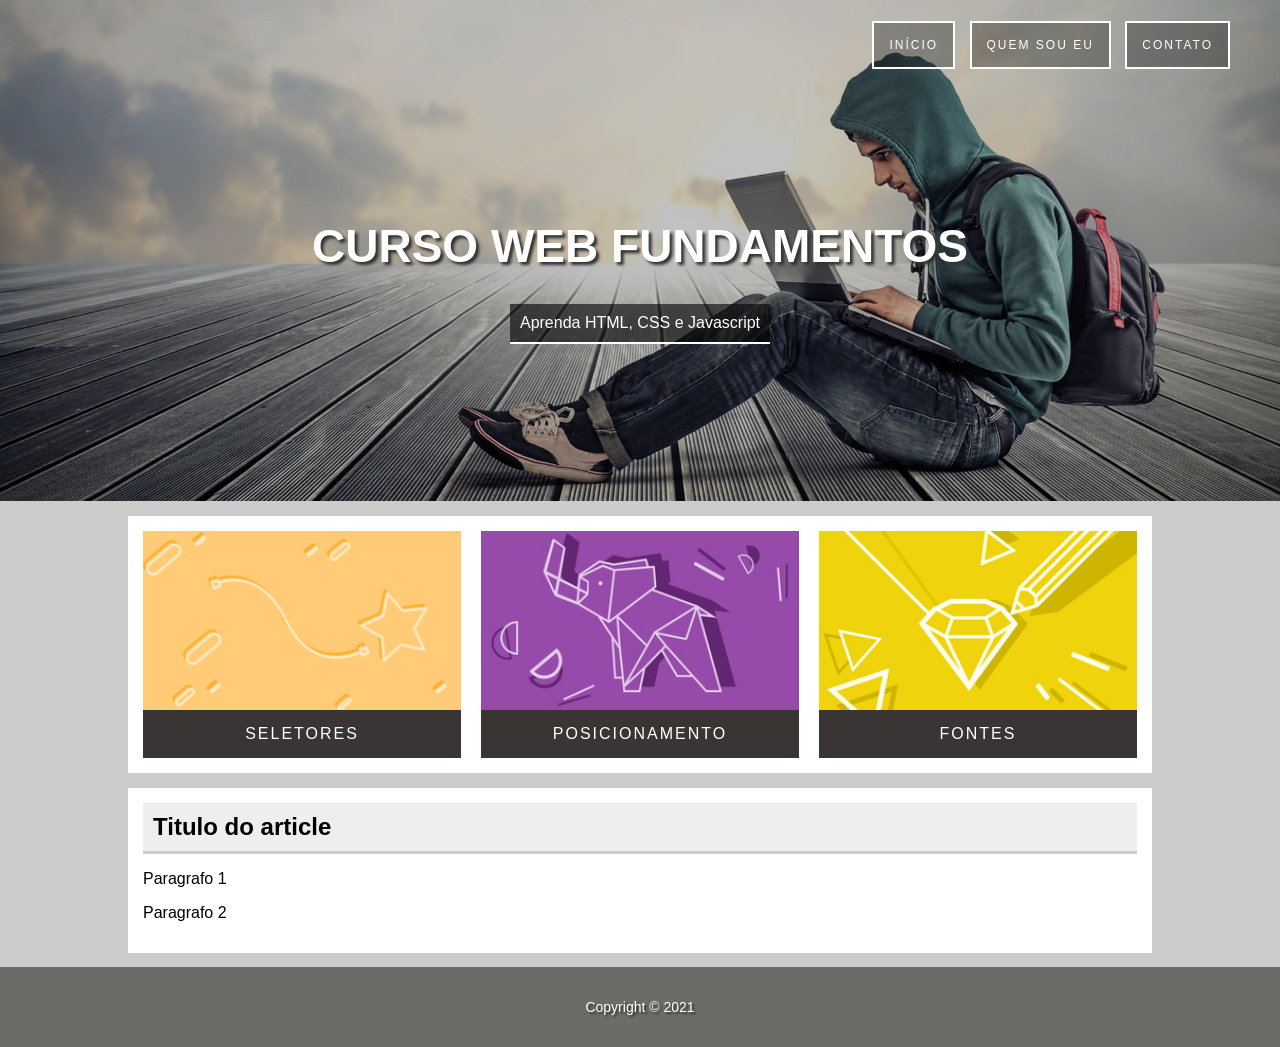
<file: 01-html-css-fundamentals/index.html>
<!doctype html>
<!-- doctype informa ao agente de usuario a versão do html que deve ser renderizada-->
<html lang="pt-br">
    <head>
        <title>Projeto 01 | Curso Web Fundamentos</title>
        <meta charset="utf-8">
        <meta name="author" content="Arthur Monteiro">
        <meta name="description" content="First project from Web Fundamentals course">
        <meta name="keywords" content="html5, css3">
        
        <link rel="stylesheet" href="./css/style.css">
        
    </head>
    <body>
        
        <div id="principal">
            <header class="hero">
                <nav>
                    <ul>
                        <li><a href="index.html">Início</a></li>
                        <li><a href="#">Quem Sou Eu</a></li>
                        <li><a href="#">Contato</a></li>
                    </ul>
                </nav>
                <div class="hero-content">
                    <h1>Curso Web Fundamentos</h1>
                    <p>Aprenda HTML, CSS e Javascript</p>
                </div>
            </header>
            
            <main>
                
                <section class="content-section">
                    <div class="card card_01">
                        <img src="./imagens/card_01.png" alt="">
                        <p>Seletores</p>
                    </div>
                    
                    <div class="card card_02">
                        <img src="./imagens/card_02.jpg" alt="">
                        <p>Posicionamento</p>
                    </div>
                    
                    <div class="card card_03">
                        <img src="./imagens/card_03.jpg" alt="">
                        <p>Fontes</p>
                    </div>
                </section>
                
                <section class="content-section">
                    <article>
                        <header class="content-header"><h2>Titulo do article</h2></header>
                        <p>Paragrafo 1</p>
                        <p>Paragrafo 2</p>
                    </article>
                </section>
                
            </main>
            
            <footer class="rodape">
                
                <p>Copyright &copy; 2021</p>
                
            </footer>
        </div>
        
    </body>
</html>
</file>
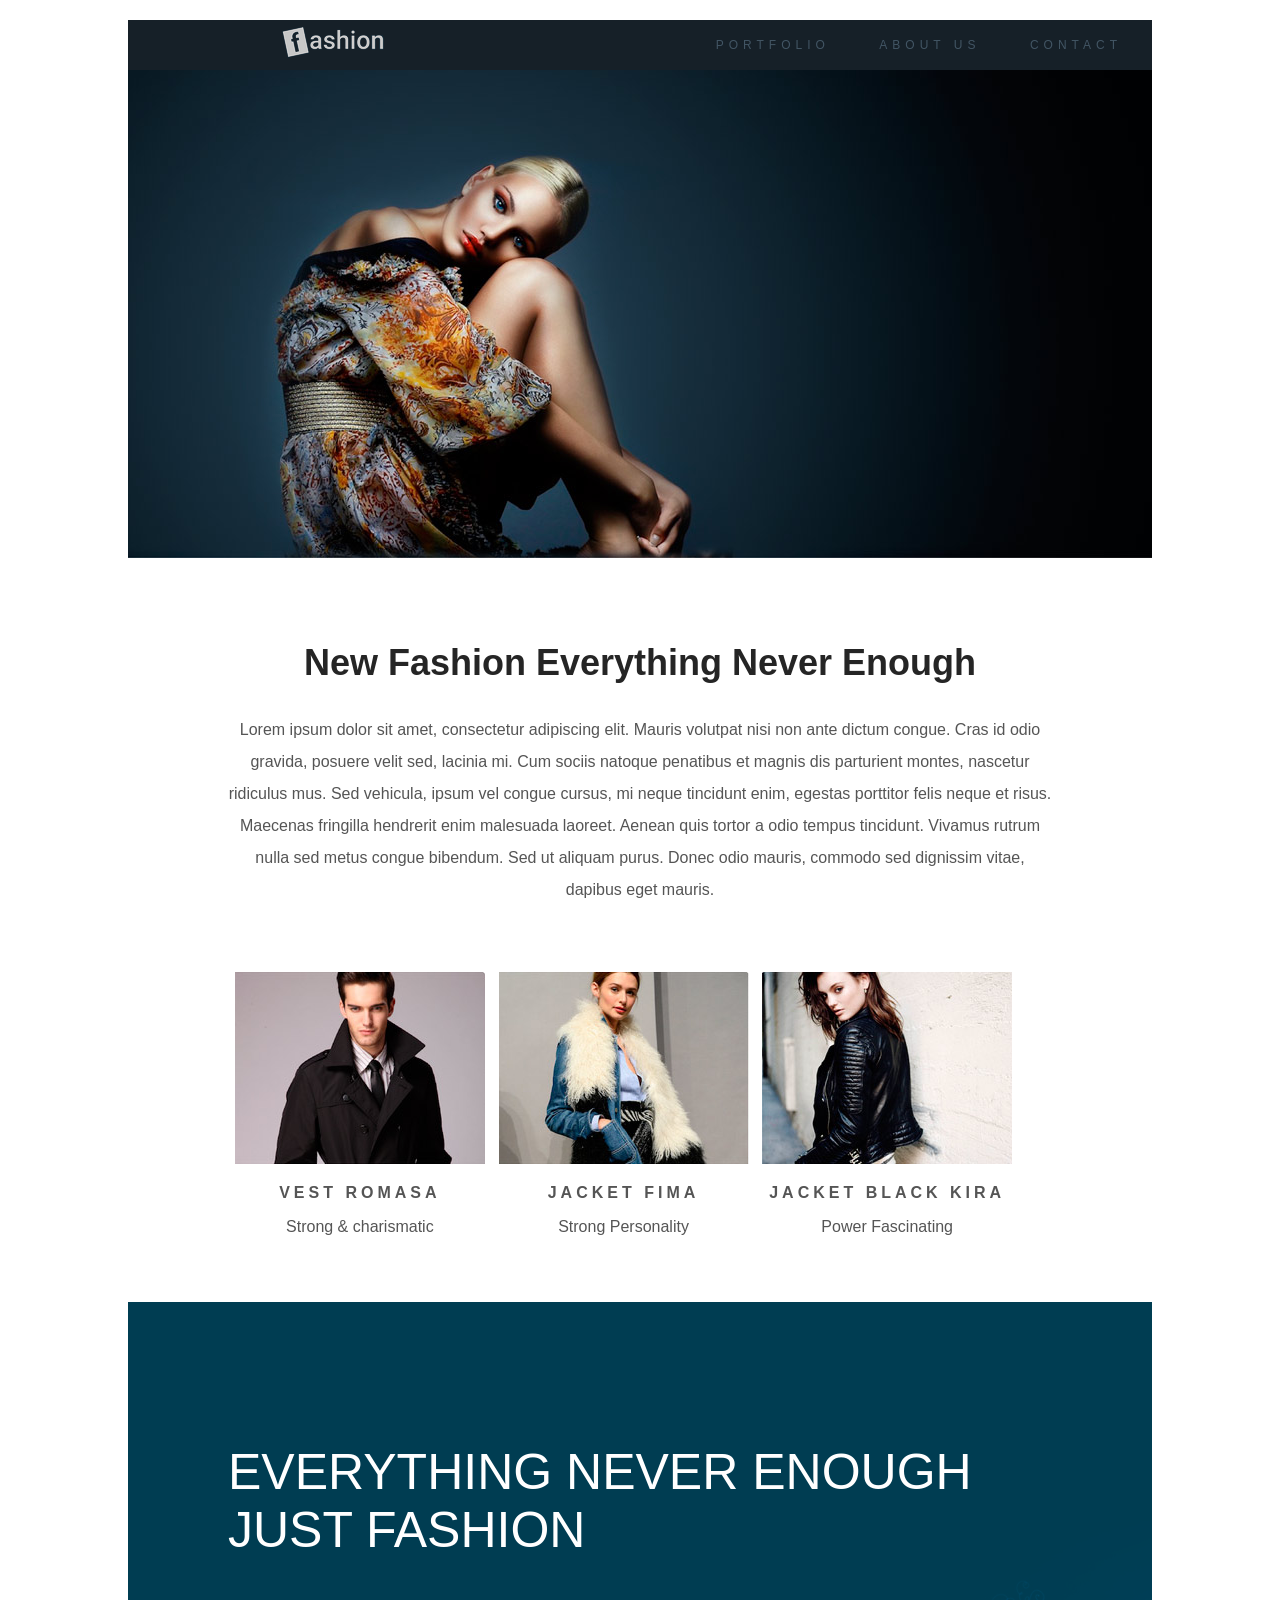
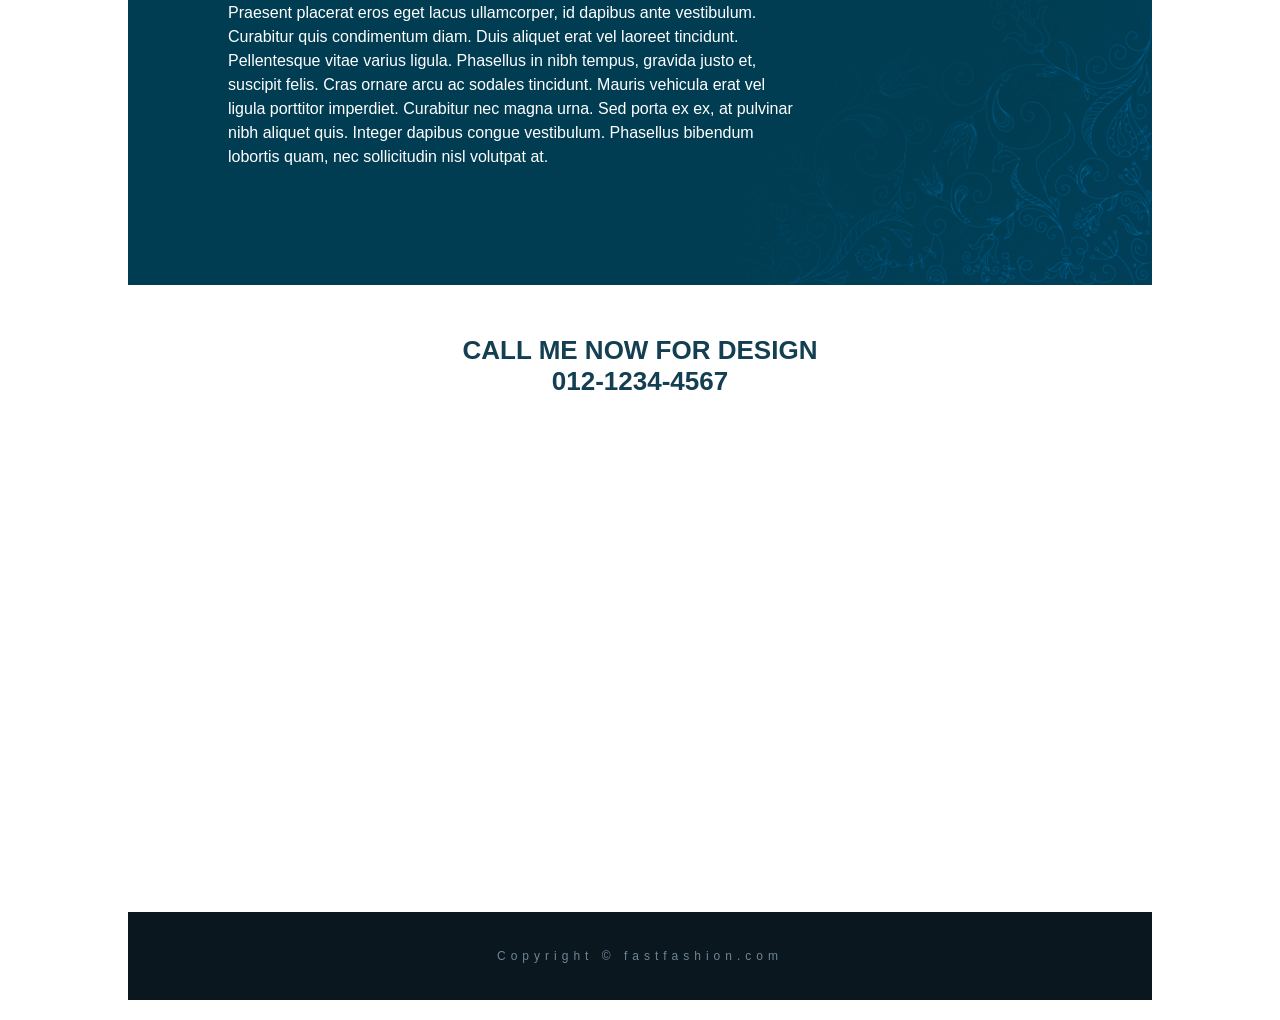
<file: 02-fashion-fundamentals/index.html>
<!doctype html>
<html lang="pt-br">
    <head>
        <title>Fashion | Curso Web Fundamentos</title>
        <meta charset="utf-8">
        <meta name="author" content="Arthur Monteiro">
        <meta name="description" content="Second project developed to practice">
        <meta name="keywords" content="fashion, html5, css3">
        <link rel="stylesheet" href="./css/style.css">
    </head>
    <body>
        <div id="principal">
        
            <header class="header-topo">
                <img class="logotipo" src="./imagens/logo.png" alt="Logotipo Fashion">
                <nav class="header-nav">
                    <ul>
                        <li><a href="#">Portfolio</a></li>
                        <li><a href="#">About Us</a></li>
                        <li><a href="#">Contact</a></li>
                    </ul>
                </nav>
            </header>
            
            <img src="./imagens/topo.jpg" alt="Modelo feminina sentada vestindo">
        
            <article class="portfolio">
                <h1>New Fashion Everything Never Enough</h1>
                <p>Lorem ipsum dolor sit amet, consectetur adipiscing elit. Mauris volutpat nisi non ante dictum congue. Cras id odio gravida, posuere velit sed, lacinia mi. Cum sociis natoque penatibus et magnis dis parturient montes, nascetur ridiculus mus. Sed vehicula, ipsum vel congue cursus, mi neque tincidunt enim, egestas porttitor felis neque et risus. Maecenas fringilla hendrerit enim malesuada laoreet. Aenean quis tortor a odio tempus tincidunt. Vivamus rutrum nulla sed metus congue bibendum. Sed ut aliquam purus. Donec odio mauris, commodo sed dignissim vitae, dapibus eget mauris.</p>
            </article>

            
            <section class="gallery">
                
                <article class="gallery-card">
                    <img src="./imagens/modelo1.jpg" alt="modelo 1">
                    <p class="gallery-title">Vest Romasa</p>
                    <p class="gallery-text">Strong &amp; charismatic</p>
                </article>

                <article class="gallery-card">
                    <img src="./imagens/modelo2.jpg" alt=" modelo 2">
                    <p class="gallery-title">Jacket Fima</p>
                    <p class="gallery-text">Strong Personality</p>
                </article>

                <article class="gallery-card">
                    <img src="./imagens/modelo3.jpg" alt=" modelo 3">
                    <p class="gallery-title">Jacket Black Kira </p>
                    <p class="gallery-text">Power Fascinating</p>
                </article>
                
            </section>

            <article class="about">
                <h2>Everything Never Enough<br>Just Fashion</h2>
                <p>Praesent placerat eros eget lacus ullamcorper, id dapibus ante vestibulum. Curabitur quis condimentum diam. Duis aliquet erat vel laoreet tincidunt. Pellentesque vitae varius ligula. Phasellus in nibh tempus, gravida justo et, suscipit felis. Cras ornare arcu ac sodales tincidunt. Mauris vehicula erat vel ligula porttitor imperdiet. Curabitur nec magna urna. Sed porta ex ex, at pulvinar nibh aliquet quis. Integer dapibus congue vestibulum. Phasellus bibendum lobortis quam, nec sollicitudin nisl volutpat at.</p>
            </article>

            <div id="contact">
                <address>
                    Call me now for design<br>
                    012-1234-4567
                </address>
            </div>

            <div class="maps">
                <iframe src="https://www.google.com/maps/embed?pb=!1m18!1m12!1m3!1d237204.67241239047!2d-43.522607002758434!3d-21.728999904210674!2m3!1f0!2f0!3f0!3m2!1i1024!2i768!4f13.1!3m3!1m2!1s0x989c43e1f85da1%3A0x6236b026b3a0a468!2sJuiz%20de%20Fora%2C%20MG!5e0!3m2!1spt-BR!2sbr!4v1631624554083!5m2!1spt-BR!2sbr" width="600" height="450" style="border:0;" allowfullscreen="" loading="lazy"></iframe>
            </div>

            <footer>
                <p>Copyright &copy; fastfashion.com</p>
            </footer>
        </div>
    </body>
</html>
</file>
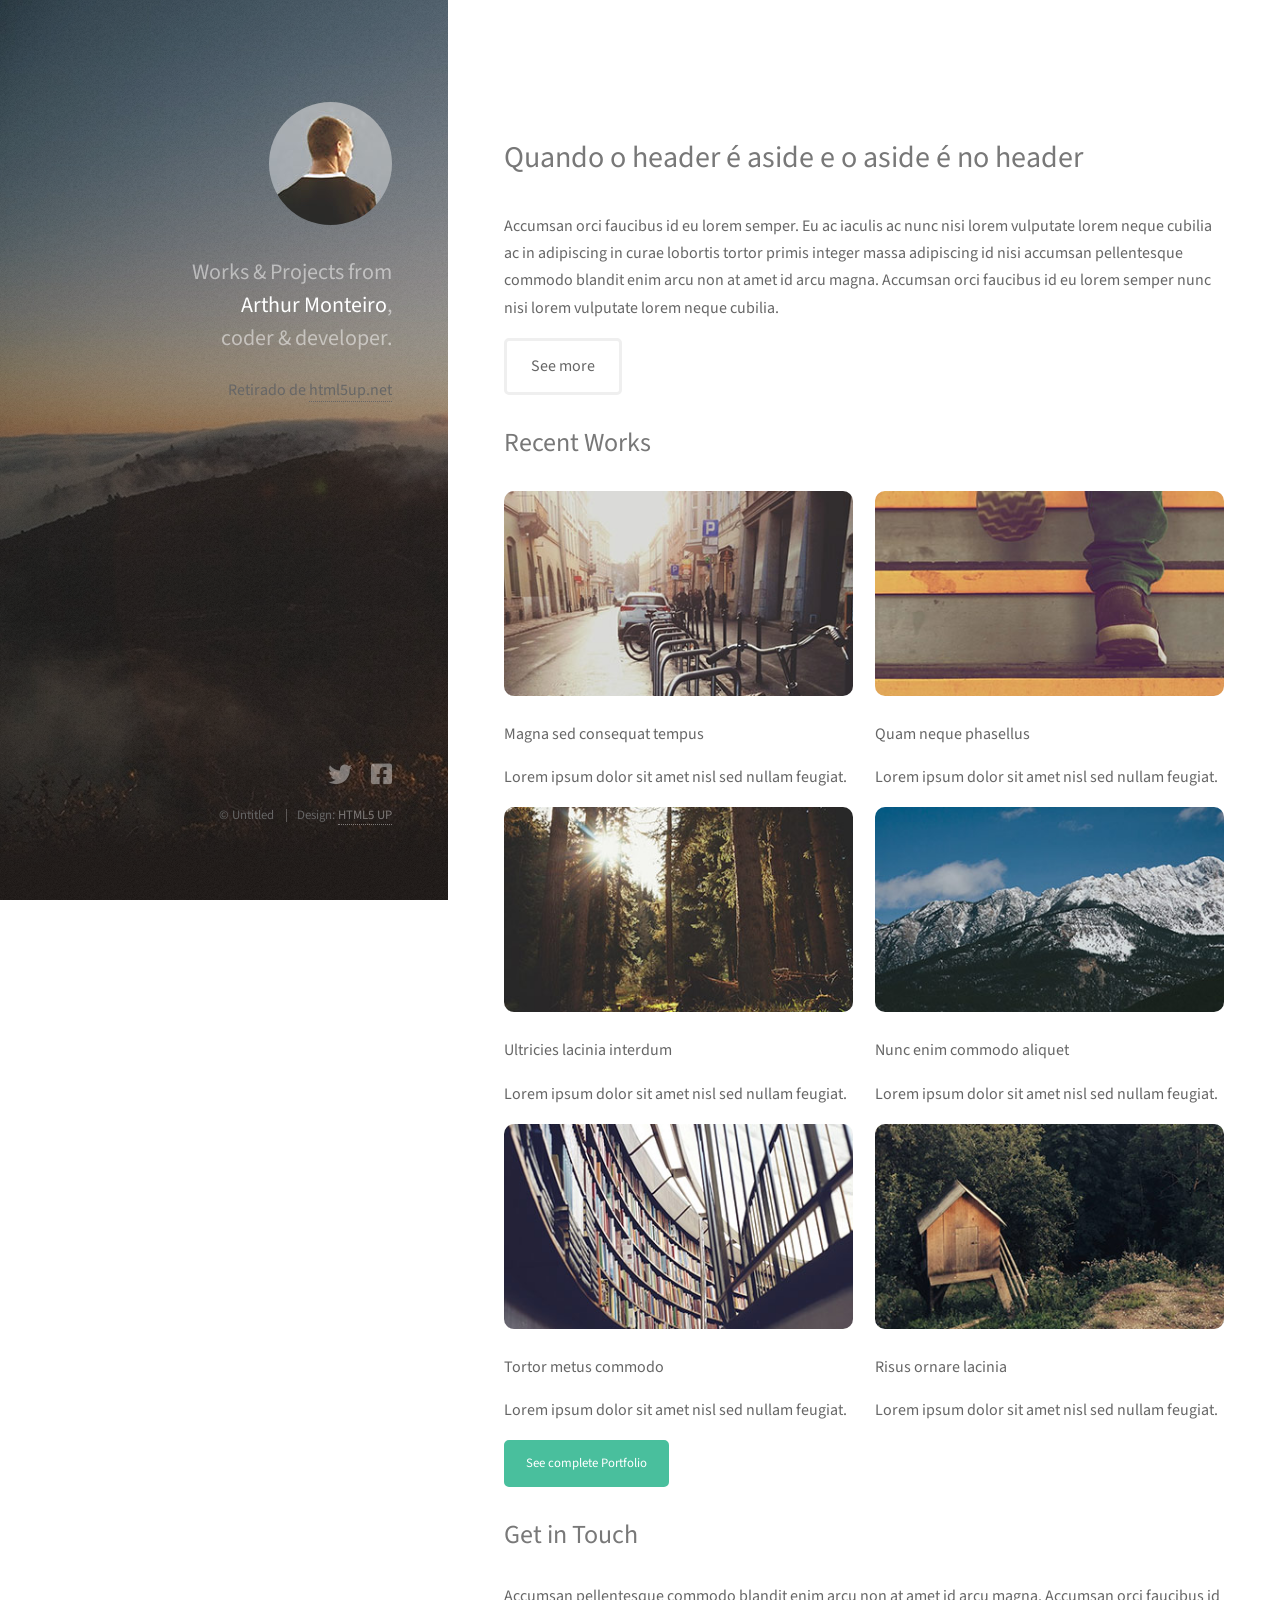
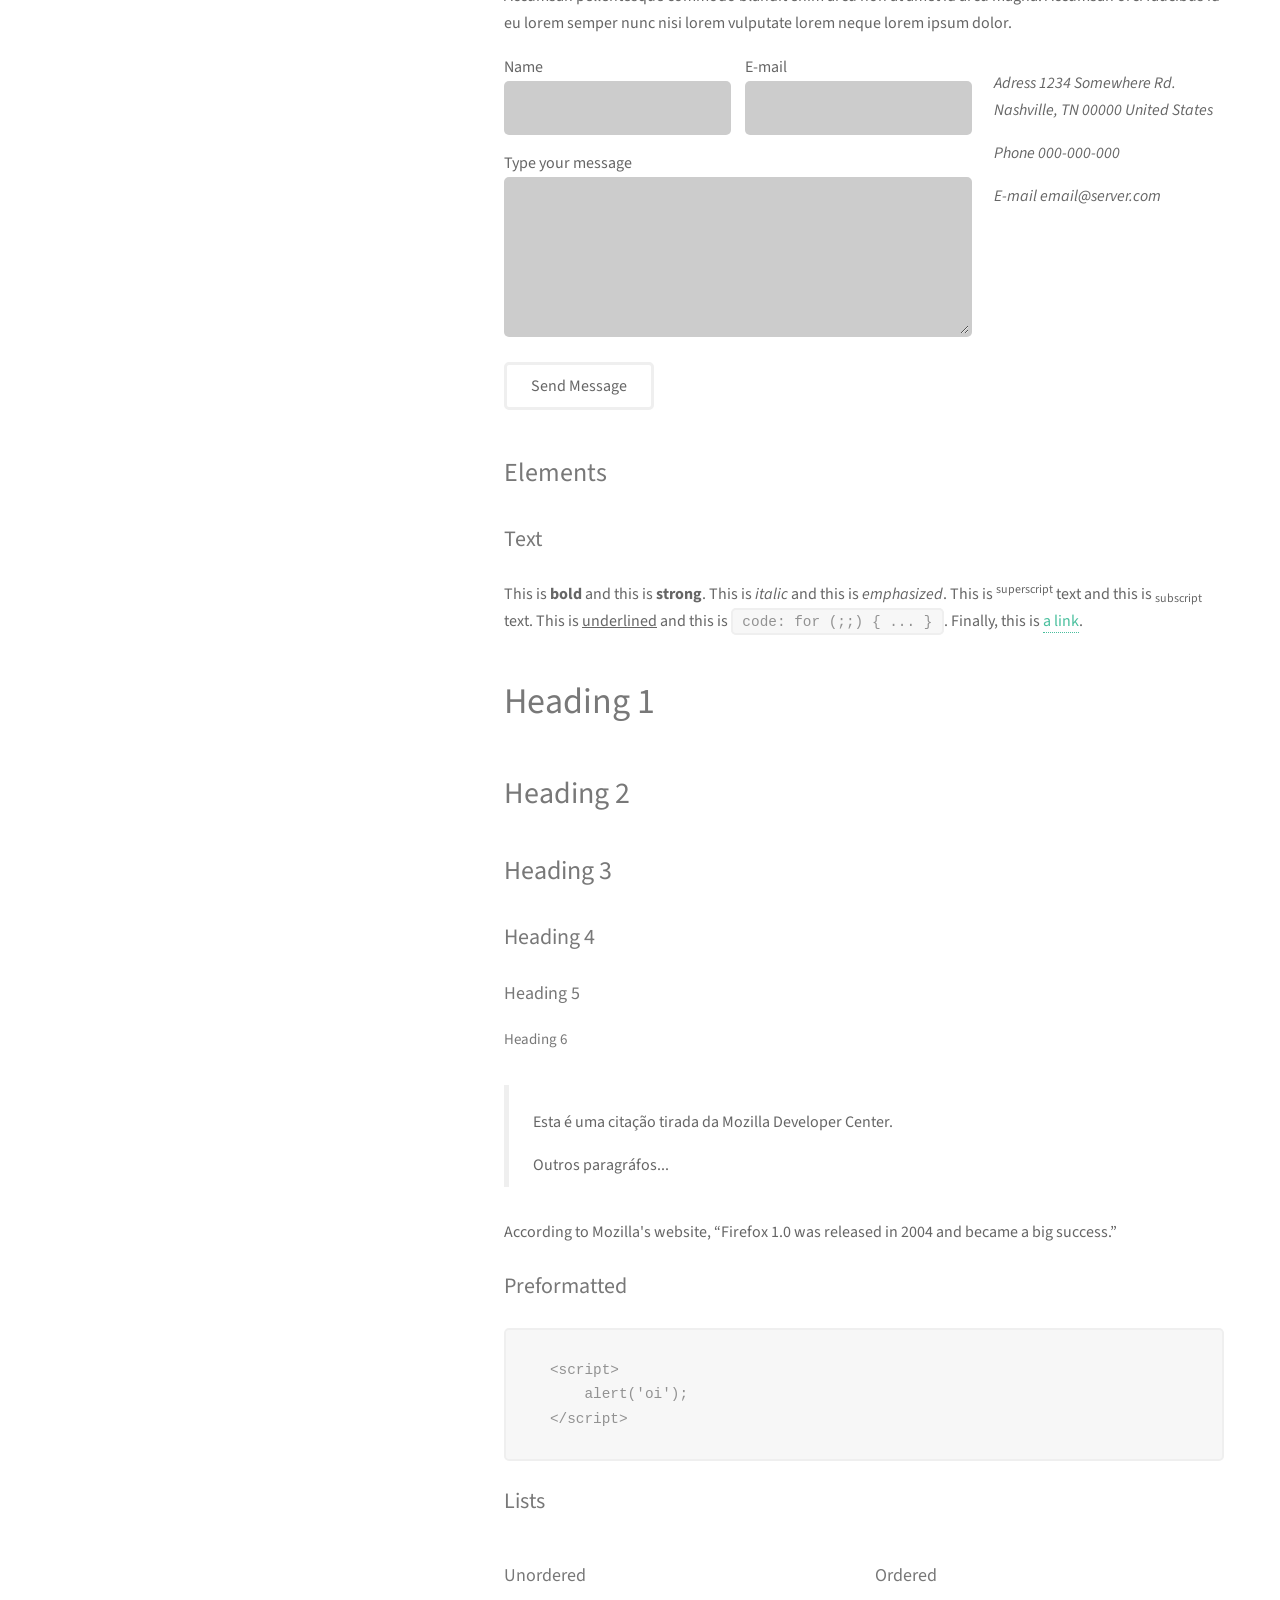
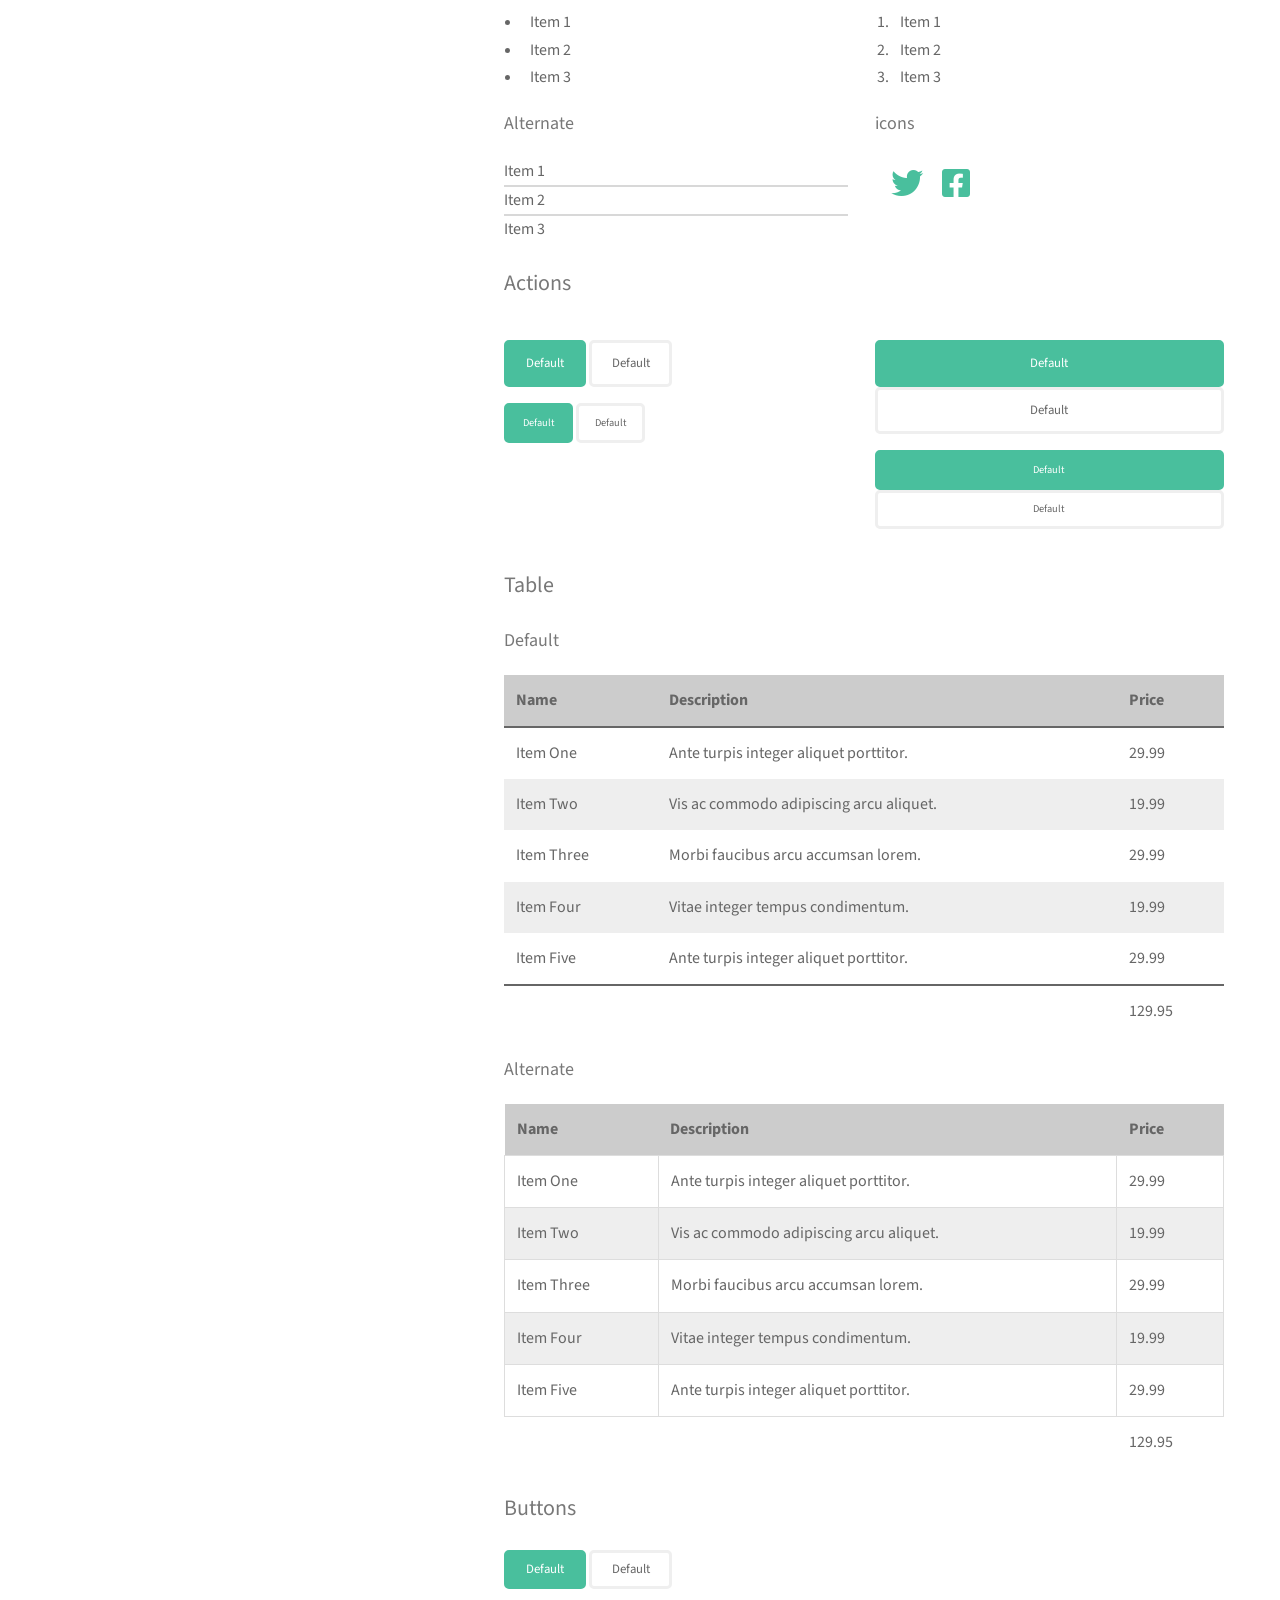
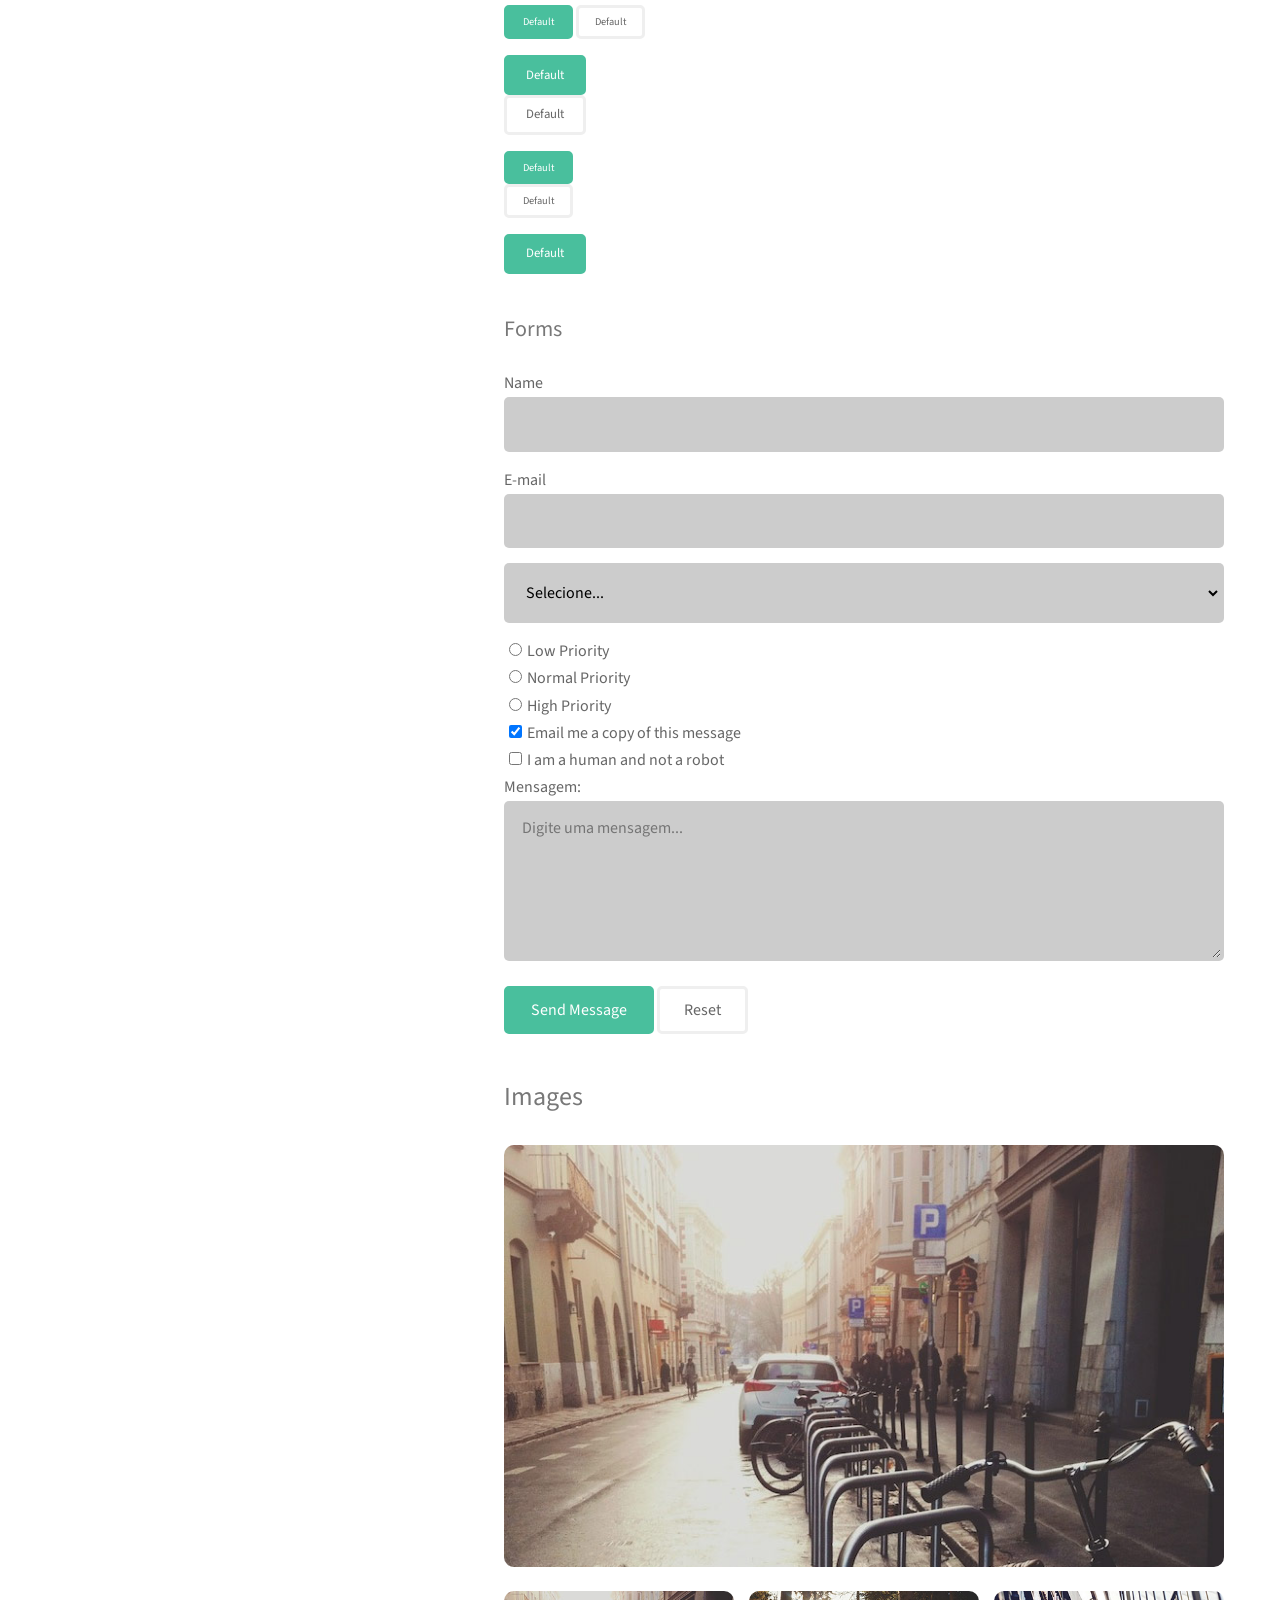
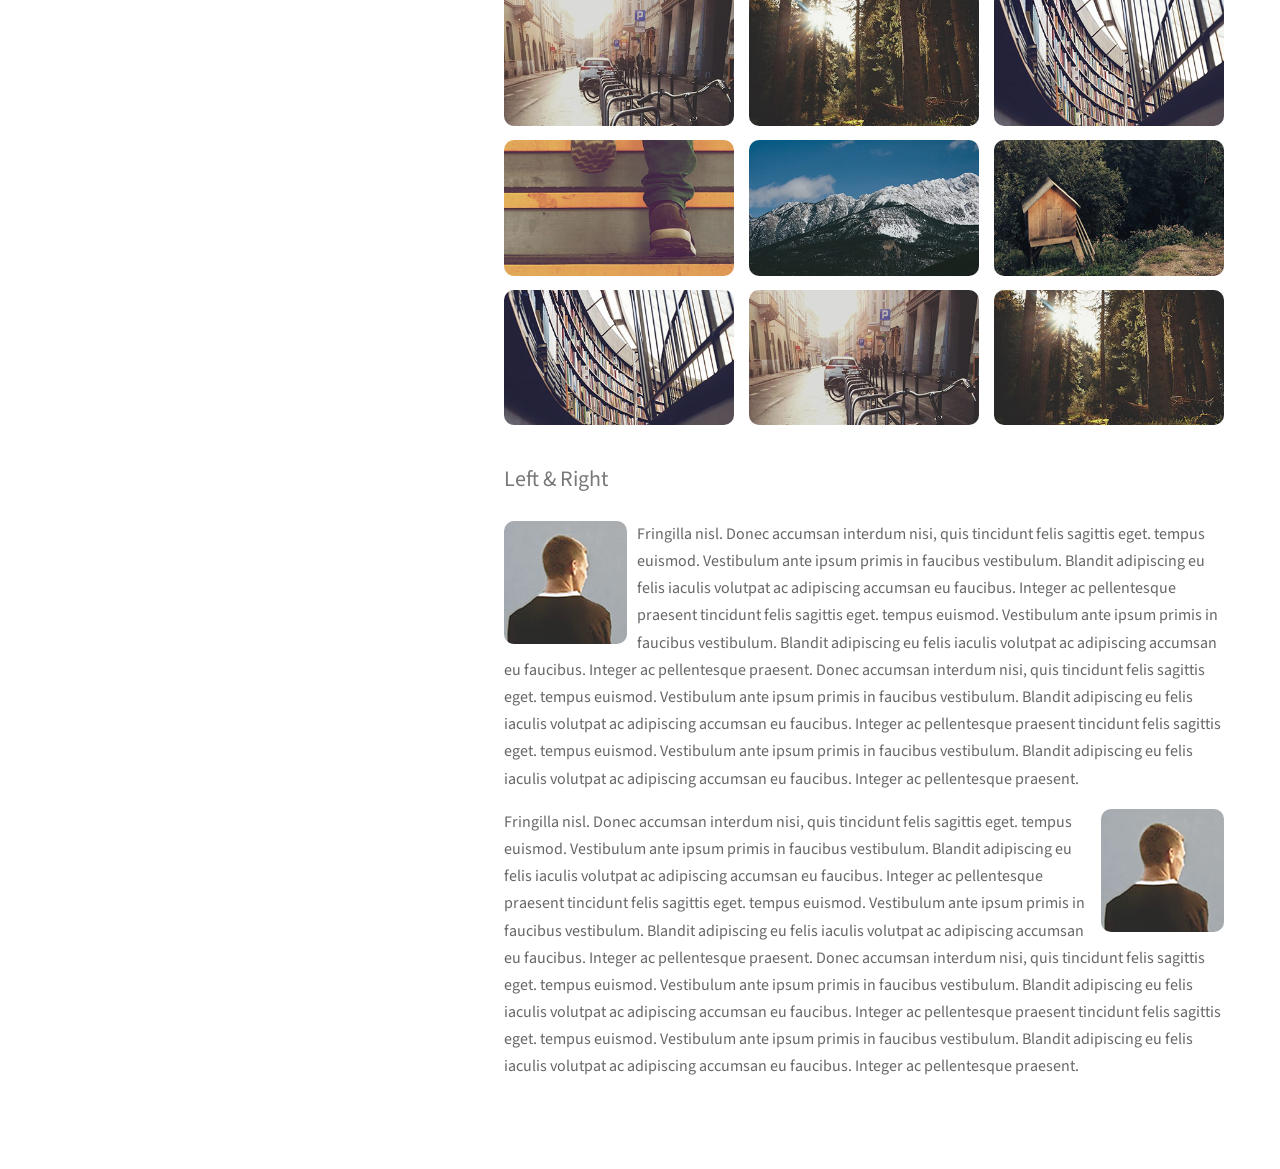
<file: 03-strata-fundamentals/index.html>
<!doctype html>
<!-- doctype informa ao agente de usuario a versão do html que deve ser renderizada-->
<html lang="pt-br">
    <head>
        <title> Projeto Strata </title>
        <meta charset="utf-8">
        <meta name="author" content="Arthur">
        <meta name="description" content="Project developed to practice">
        <meta name="keywords" content="html5, tecnologia">
        <link rel="stylesheet" href="https://use.fontawesome.com/releases/v5.0.13/css/all.css" integrity="sha384-DNOHZ68U8hZfKXOrtjWvjxusGo9WQnrNx2sqG0tfsghAvtVlRW3tvkXWZh58N9jp" crossorigin="anonymous">

        <link rel="stylesheet" href="https://fonts.googleapis.com/css?family=Source+Sans+Pro">
        <link rel="stylesheet" href="./css/normalize.css">
        <link rel="stylesheet" href="./css/estilo.css">
    </head>
    <body>
        
        <header class="main-header">
            <a href="index.html" class="main-header-link img-link">
                <img src="./images/avatar.jpg" alt="Home">
            </a>

            <h1 class="main-header-title">
                Works &amp; Projects from<br>
                <strong>Arthur Monteiro</strong>,<br>
                coder &amp; developer.<br>
            </h1>
            <p>
                Retirado de <a class="main-header-link" href="http://html5up.net">html5up.net</a>
            </p>
        </header>

        <main class="main-content">
            <section class="main-content-section">
                <h2>Quando o header é aside e o aside é no header</h2>

                <p>
                    Accumsan orci faucibus id eu lorem semper. Eu ac iaculis ac nunc nisi lorem vulputate lorem neque cubilia ac in adipiscing in curae lobortis tortor primis integer massa adipiscing id nisi accumsan pellentesque commodo blandit enim arcu non at amet id arcu magna. Accumsan orci faucibus id eu lorem semper nunc nisi lorem vulputate lorem neque cubilia.
                </p>
                <a href="#" title="See more" class="button-default button-default-stroke button-default-big">See more</a>

            </section>

            <section class="main-content-section">
                <h3>Recent Works</h3>
                <div class="row">
                    <div class="col-2">
                        <article class="recent-works-card">
                            <a href="./images/fulls/01.jpg" class="img-link">
                                <img src="./images/thumbs/01.jpg" alt="imagem 01">
                            </a>
                            <p class="recent-works-card-title">Magna sed consequat tempus</p>
                            <p>Lorem ipsum dolor sit amet nisl sed nullam feugiat.</p>
                        </article>
        
                        <article class="recent-works-card">
                            <a href="./images/fulls/02.jpg" class="img-link">
                                <img src="./images/thumbs/02.jpg" alt="imagem 02">
                            </a>
                            <p class="recent-works-card-title">Ultricies lacinia interdum</p>
                            <p>Lorem ipsum dolor sit amet nisl sed nullam feugiat.</p>
                        </article>
        
                        <article class="recent-works-card">
                            <a href="./images/fulls/03.jpg" class="img-link">
                                <img src="./images/thumbs/03.jpg" alt="imagem 03">
                            </a>
                            <p class="recent-works-card-title">Tortor metus commodo</p>
                            <p>Lorem ipsum dolor sit amet nisl sed nullam feugiat.</p>
                        </article>
                    </div>
                    <div class="col-2">
                        <article class="recent-works-card">
                            <a href="./images/fulls/04.jpg" class="img-link">
                                <img src="./images/thumbs/04.jpg" alt="imagem 04">
                            </a>
                            <p class="recent-works-card-title">Quam neque phasellus</p>
                            <p>Lorem ipsum dolor sit amet nisl sed nullam feugiat.</p>
                        </article>
        
                        <article class="recent-works-card">
                            <a href="./images/fulls/05.jpg" class="img-link">
                                <img src="./images/thumbs/05.jpg" alt="imagem 05">
                            </a>
                            <p class="recent-works-card-title">Nunc enim commodo aliquet</p>
                            <p>Lorem ipsum dolor sit amet nisl sed nullam feugiat.</p>
                        </article>
        
                        <article class="recent-works-card">
                            <a href="./images/fulls/06.jpg" class="img-link">
                                <img src="./images/thumbs/06.jpg" alt="imagem 06">
                            </a>
                            <p class="recent-works-card-title">Risus ornare lacinia</p>
                            <p>Lorem ipsum dolor sit amet nisl sed nullam feugiat.</p>
                        </article>
        
                    </div>
                </div>
                
                <a href="#" title="See complete Portfolio" class="button-default">See complete Portfolio</a>

            </section>
            
            <section class="main-content-section">
                <h3>Get in Touch</h3>

                <p>
                    Accumsan pellentesque commodo blandit enim arcu non at amet id arcu magna. Accumsan orci faucibus id eu lorem semper nunc nisi lorem vulputate lorem neque lorem ipsum dolor.
                </p>

                <div class="row">
                    <div class="col-2-3">
                        <form action="#" method="POST">
                            <div class="row">
                                <div class="col-2">
                                    <label for="name">Name</label>
                                    <input type="text" name="name" id="name">   
                                </div>
                                <div class="col-2">
                                    <label for="email">E-mail</label>
                                    <input type="email" name="email" id="email">  
                                </div>
                            </div>

                            <label for="msg">Type your message</label>
                            <textarea name="msg" id="msg"></textarea>
        
                            <input type="submit" value="Send Message" class="button-default button-default-stroke button-default-big">
                        </form>
                    </div>
                    <div class="col-1-3">
                        <address>
                            <p>
                                <span>Adress</span>
                                1234 Somewhere Rd. Nashville, TN 00000 United States
                            </p>
                            <p>
                                <span>Phone</span>
                                000-000-000
                            </p>
                            <p>
                                <span>E-mail</span>
                                email@server.com
                            </p>
                        </address>
                    </div>
                </div>

            </section>

            <section class="main-content-section">
                <h3>Elements</h3>

                <h4>Text</h4>
                <p>
                    This is <b>bold</b> and this is <strong>strong</strong>. This is <i>italic</i> and this is <em>emphasized</em>. This is <sup>superscript</sup> text and this is <sub>subscript</sub> text. This is <u>underlined</u> and this is <code>code: for (;;) { ... }</code>. Finally, this is <a href="#">a link</a>.
                </p>    
                <h1>Heading 1</h1>
                <h2>Heading 2</h2>
                <h3>Heading 3</h3>
                <h4>Heading 4</h4>
                <h5>Heading 5</h5>
                <h6>Heading 6</h6>

                <blockquote cite="http://developer.mozilla.org">
                    <p>
                        Esta é uma citação tirada da Mozilla Developer Center.
                    </p>
                    <p>Outros paragráfos...</p>
                </blockquote>
                
                <p>According to Mozilla's website,
                  <q
                  cite="https://www.mozilla.org/en-US/about/history/details/">Firefox 1.0
                  was released in 2004 and became a big success.</q>
                </p>
                
                <h4>Preformatted</h4>
                
                <pre><code>
    &lt;script&gt;
        alert('oi');
    &lt;/script&gt;
                </code></pre>
                
                <h4>Lists</h4>
                <div class="row">
                    <div class="col-2">
                        <h5>Unordered</h5>
                        <ul>
                            <li>Item 1</li>
                            <li>Item 2</li>
                            <li>Item 3</li>
                        </ul>
                        
                        <h5>Alternate</h5>
                        <ul class="ul-alternate">
                            <li>Item 1</li>
                            <li>Item 2</li>
                            <li>Item 3</li>
                        </ul>
                        
                    </div>
                    <div class="col-2">
                        <h5>Ordered</h5>
                        <ol>
                            <li>Item 1</li>
                            <li>Item 2</li>
                            <li>Item 3</li>
                        </ol>
                        
                        <h5>icons</h5>
                        <ul class="ul-icons">
                            <li><i class="fab fa-twitter"></i></li>
                            <li><i class="fab fa-facebook-square"></i></li>
                        </ul>
                    </div>
                </div>
                 
                <h4>Actions</h4>
                <div class="row">
                    <div class="col-2">
                        <p>
                            <a href="#" class="button-default">Default</a>             
                            <a href="#" class="button-default button-default-stroke">Default</a>             
                        </p>
        
                        <p>
                            <a href="#" class="button-default button-default-small">Default</a>
                            <a href="#" class="button-default button-default-small button-default-stroke">Default</a>             
                        </p>
                    </div>
                    <div class="col-2">
                        <p>
                            <a href="#" class="button-default button-default-full">Default</a>             
                            <a href="#" class="button-default button-default-full button-default-stroke">Default</a>             
                        </p>
        
                        <p>
                            <a href="#" class="button-default button-default-full button-default-small">Default</a>    
                            <a href="#" class="button-default button-default-full button-default-small button-default-stroke">Default</a>             
                        </p>
                    </div>
                </div>

                <h4>Table</h4>
                <h5>Default</h5>
                <table class="table">

                    <thead> 
                        <tr>
                            <th>Name</th>
                            <th>Description</th>
                            <th>Price</th>
                        </tr>
                    </thead>
                    <tfoot>
                        <tr>
                            <td colspan="2"></td>
                            <td>129.95</td>
                        </tr>
                    </tfoot>

                    <tbody>
                        <tr>
                            <td>Item One</td>
                            <td>Ante turpis integer aliquet porttitor.</td>
                            <td>29.99</td>
                        </tr>
                        <tr>
                            <td>Item Two</td>
                            <td>Vis ac commodo adipiscing arcu aliquet.</td>
                            <td>19.99</td>
                        </tr>
                        <tr>
                            <td>Item Three</td>
                            <td>Morbi faucibus arcu accumsan lorem.</td>
                            <td>29.99</td>
                        </tr>
                        <tr>
                            <td>Item Four</td>
                            <td>Vitae integer tempus condimentum.</td>
                            <td>19.99</td>
                        </tr>
                        <tr>
                            <td>Item Five</td>
                            <td>Ante turpis integer aliquet porttitor.</td>
                            <td>29.99</td>
                        </tr>
                    </tbody>
                </table>

                <h5>Alternate</h5>
                <table class="table table-alternate">

                    <thead> 
                        <tr>
                            <th>Name</th>
                            <th>Description</th>
                            <th>Price</th>
                        </tr>
                    </thead>
                    <tfoot>
                        <tr>
                            <td colspan="2"></td>
                            <td>129.95</td>
                        </tr>
                    </tfoot>

                    <tbody>
                        <tr>
                            <td>Item One</td>
                            <td>Ante turpis integer aliquet porttitor.</td>
                            <td>29.99</td>
                        </tr>
                        <tr>
                            <td>Item Two</td>
                            <td>Vis ac commodo adipiscing arcu aliquet.</td>
                            <td>19.99</td>
                        </tr>
                        <tr>
                            <td>Item Three</td>
                            <td>Morbi faucibus arcu accumsan lorem.</td>
                            <td>29.99</td>
                        </tr>
                        <tr>
                            <td>Item Four</td>
                            <td>Vitae integer tempus condimentum.</td>
                            <td>19.99</td>
                        </tr>
                        <tr>
                            <td>Item Five</td>
                            <td>Ante turpis integer aliquet porttitor.</td>
                            <td>29.99</td>
                        </tr>
                    </tbody>
                </table>

                <h4>Buttons</h4>
                <p>
                    <button class="button-default">Default</button> 
                    <button class="button-default button-default-stroke">Default</button>   
                </p>

                <p>
                    <button class="button-default button-default-small">Default</button>    
                    <button class="button-default button-default-small button-default-stroke">Default</button>  
                </p>

                <p>
                    <button class="button-default button-default-full">Default</button> 
                    <button class="button-default button-default-full button-default-stroke">Default</button>   
                </p>

                <p>
                    <button class="button-default button-default-full button-default-small">Default</button>    
                    <button class="button-default button-default-full button-default-small button-default-stroke">Default</button>  
                </p>
                <input type="submit" class="button-default" value="Default">

                <h4>Forms</h4>
                <form action="#" method="POST">
                    <label for="name">Name</label>               
                    <input type="text" name="name" id="name">
                
                    <label for="email">E-mail</label>               
                    <input type="email" name="email" id="email">

                    <select name="" id="">
                        <option value="0">Selecione...</option>
                        <option value="1">HTML</option>
                        <option value="2">CSS</option>
                        <option value="3">JavaScript</option>
                    </select>

                    <label><input type="radio" value="low" name="priority">Low Priority</label>
                    <label><input type="radio" value="normal" name="priority">Normal Priority</label>
                    <label><input type="radio" value="high" name="priority">High Priority</label>

                    <label><input type="checkbox" value="1" name="copy" checked>Email me a copy of this message</label>
                    <label><input type="checkbox" value="1" name="human">I am a human and not a robot</label>

                    <label for="msg">Mensagem:</label>
                    <textarea id="msg" placeholder="Digite uma mensagem..."></textarea>

                    <input type="submit" class="button-default button-default-big" value="Send Message">
                    <input type="reset" class="button-default button-default-stroke button-default-big" value="Reset">
                </form>
            </section>

            <section class="main-content-section">
                <h3>Images</h3>
                <div class="gallery-img">
                    <img src="./images/fulls/01.jpg" alt="">
                </div>
                
                <div class="gallery-thumb row">
                    <img class="col-1-3" src="./images/thumbs/01.jpg" alt="">
                    <img class="col-1-3" src="./images/thumbs/02.jpg" alt="">
                    <img class="col-1-3" src="./images/thumbs/03.jpg" alt="">
                    <img class="col-1-3" src="./images/thumbs/04.jpg" alt="">
                    <img class="col-1-3" src="./images/thumbs/05.jpg" alt="">
                    <img class="col-1-3" src="./images/thumbs/06.jpg" alt="">
                    <img class="col-1-3" src="./images/thumbs/03.jpg" alt="">
                    <img class="col-1-3" src="./images/thumbs/01.jpg" alt="">
                    <img class="col-1-3" src="./images/thumbs/02.jpg" alt="">
                </div>

                <h4>Left &amp; Right</h4>
                <p>
                    <img src="./images/avatar.jpg" alt="avatar" class="img-left">Fringilla nisl. Donec accumsan interdum nisi, quis tincidunt felis sagittis eget. tempus euismod. Vestibulum ante ipsum primis in faucibus vestibulum. Blandit adipiscing eu felis iaculis volutpat ac adipiscing accumsan eu faucibus. Integer ac pellentesque praesent tincidunt felis sagittis eget. tempus euismod. Vestibulum ante ipsum primis in faucibus vestibulum. Blandit adipiscing eu felis iaculis volutpat ac adipiscing accumsan eu faucibus. Integer ac pellentesque praesent. Donec accumsan interdum nisi, quis tincidunt felis sagittis eget. tempus euismod. Vestibulum ante ipsum primis in faucibus vestibulum. Blandit adipiscing eu felis iaculis volutpat ac adipiscing accumsan eu faucibus. Integer ac pellentesque praesent tincidunt felis sagittis eget. tempus euismod. Vestibulum ante ipsum primis in faucibus vestibulum. Blandit adipiscing eu felis iaculis volutpat ac adipiscing accumsan eu faucibus. Integer ac pellentesque praesent.
                </p>
                <p>
                    <img src="./images/avatar.jpg" alt="avatar" class="img-right">Fringilla nisl. Donec accumsan interdum nisi, quis tincidunt felis sagittis eget. tempus euismod. Vestibulum ante ipsum primis in faucibus vestibulum. Blandit adipiscing eu felis iaculis volutpat ac adipiscing accumsan eu faucibus. Integer ac pellentesque praesent tincidunt felis sagittis eget. tempus euismod. Vestibulum ante ipsum primis in faucibus vestibulum. Blandit adipiscing eu felis iaculis volutpat ac adipiscing accumsan eu faucibus. Integer ac pellentesque praesent. Donec accumsan interdum nisi, quis tincidunt felis sagittis eget. tempus euismod. Vestibulum ante ipsum primis in faucibus vestibulum. Blandit adipiscing eu felis iaculis volutpat ac adipiscing accumsan eu faucibus. Integer ac pellentesque praesent tincidunt felis sagittis eget. tempus euismod. Vestibulum ante ipsum primis in faucibus vestibulum. Blandit adipiscing eu felis iaculis volutpat ac adipiscing accumsan eu faucibus. Integer ac pellentesque praesent.
                </p>

            </section>
            
        </main>
        <footer class="main-footer">
            <ul class="ul-icons">
                <li><a href="#" class="icon-link"><i class="fab fa-twitter"></i></a></li>
                <li><a href="#" class="icon-link"><i class="fab fa-facebook-square"></i></a></li>
            </ul>
            <ul class="copyright">
                <li>&copy; Untitled</li>
                <li>Design: <a href="http://html5up.net">HTML5 UP</a></li>
            </ul>
        </footer>
        
    </body>
</html>
</file>
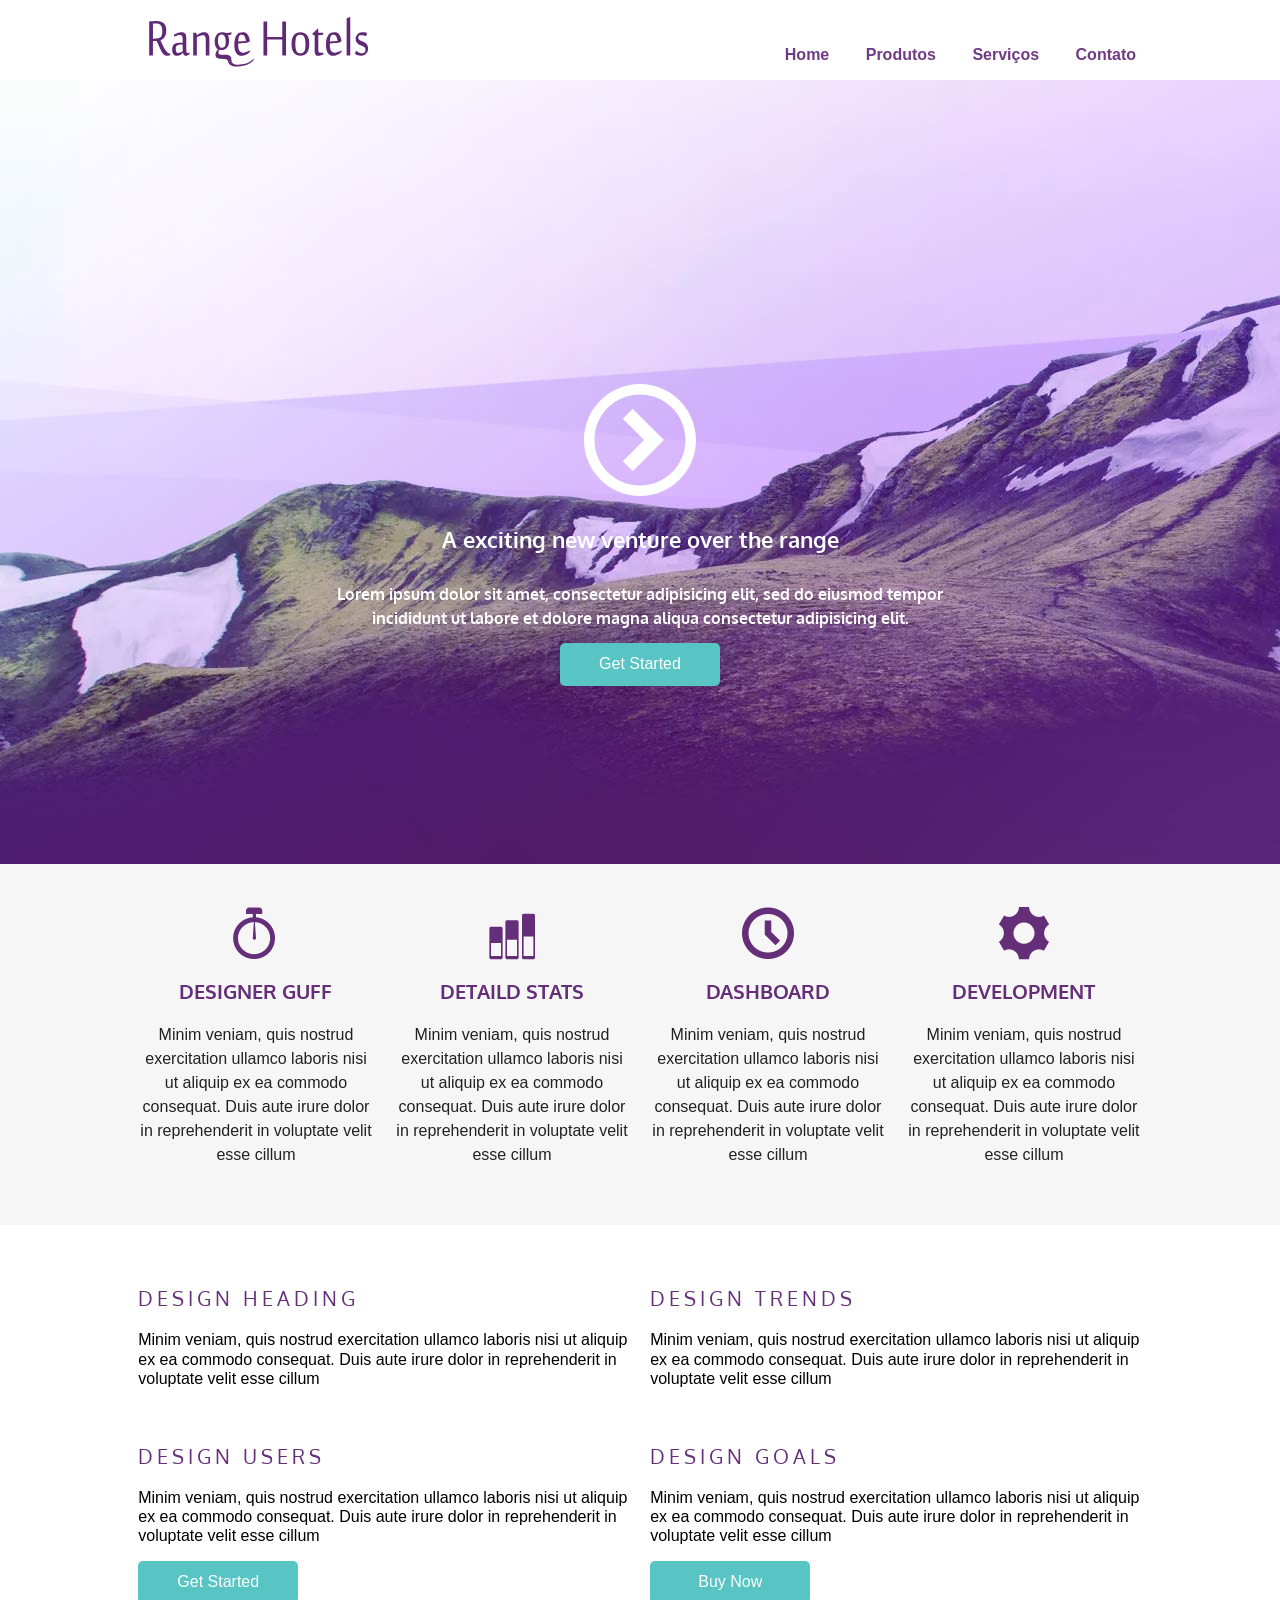
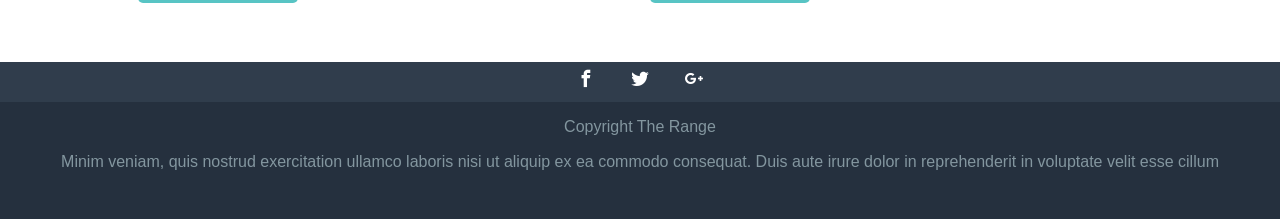
<file: 04-responsive-fundamentals/index.html>
﻿<!DOCTYPE html>
<html lang="pt-br">
    <head>
        <title>Responsivo</title>
        <meta charset="utf-8">
        <link rel='stylesheet' href='http://fonts.googleapis.com/css?family=Oxygen:400,300,700' type='text/css'>

        <link rel="stylesheet" href="./icomoon/style.css">
        <link rel="stylesheet" href="./css/normalize.css">
        <link rel="stylesheet" href="./css/main.css">
    </head>

    <body>
        <header class="top-header clearfix">
            <div class="maxwidth">
                <img src="./images/logo_mob.svg" alt="Logo Mob" class="top-header-logo">

                <nav class="top-nav">
                    <ul>
                        <li><a href="">Home</a></li>
                        <li><a href="#">Produtos</a></li>
                        <li><a href="#">Serviços</a></li>
                        <li><a href="#">Contato</a></li>
                    </ul>
                </nav>
            </div>

        </header>
        
        <section class="top-content">
            <div class="maxwidth">
                <div class="icon-play">
                    <img src="./images/icon_play.svg" alt="">
                </div>

                <h1 class="top-content-title">A exciting new venture over the range</h1>

                <h2 class="top-content-subtitle">Lorem ipsum dolor sit amet, consectetur adipisicing elit, sed do eiusmod tempor incididunt ut labore et dolore magna aliqua consectetur adipisicing elit.</h2>

                <a href="#" class="button">Get Started</a>
            </div>
        </section>

        <section class="middle-content row">
            <div class="maxwidth">
                <article class="col-1-4">

                    <span class="icon-stopwatch"></span>
                    <h3 class="middle-content-title">Designer Guff</h3>
                    <p>
                        Minim veniam, quis nostrud exercitation ullamco laboris nisi ut aliquip ex ea commodo consequat. Duis aute irure dolor in reprehenderit in voluptate velit esse cillum
                    </p>

                </article>
                <article class="col-1-4">

                    <span class="icon-stats-bars2"></span>
                    <h3 class="middle-content-title">Detaild Stats</h3>
                    <p>
                        Minim veniam, quis nostrud exercitation ullamco laboris nisi ut aliquip ex ea commodo consequat. Duis aute irure dolor in reprehenderit in voluptate velit esse cillum
                    </p>

                </article>
                <article class="col-1-4">
                    
                    <span class="icon-clock"></span>
                    <h3 class="middle-content-title">Dashboard</h3>
                    <p>
                        Minim veniam, quis nostrud exercitation ullamco laboris nisi ut aliquip ex ea commodo consequat. Duis aute irure dolor in reprehenderit in voluptate velit esse cillum
                    </p>

                </article>
                <article class="col-1-4">
                    
                    <span class="icon-cog"></span>
                    <h3 class="middle-content-title">Development</h3>
                    <p>
                        Minim veniam, quis nostrud exercitation ullamco laboris nisi ut aliquip ex ea commodo consequat. Duis aute irure dolor in reprehenderit in voluptate velit esse cillum
                    </p>

                </article>
            </div>
        </section>
        
        <section class="main-content row">
            <div class="maxwidth">
                <article class="main-content-article col-1-2">
                    
                    <h3 class="main-content-title">Design Heading</h3>
                    <p>
                        Minim veniam, quis nostrud exercitation ullamco laboris nisi ut aliquip ex ea commodo consequat. Duis aute irure dolor in reprehenderit in voluptate velit esse cillum
                    </p>

                </article>

                <article class="main-content-article col-1-2">
                    
                    <h3 class="main-content-title">Design Trends</h3>
                    <p>
                        Minim veniam, quis nostrud exercitation ullamco laboris nisi ut aliquip ex ea commodo consequat. Duis aute irure dolor in reprehenderit in voluptate velit esse cillum
                    </p>

                </article>

                <article class="main-content-article clearfix col-1-2">
                    
                    <h3 class="main-content-title">Design Users</h3>
                    <p>
                        Minim veniam, quis nostrud exercitation ullamco laboris nisi ut aliquip ex ea commodo consequat. Duis aute irure dolor in reprehenderit in voluptate velit esse cillum
                    </p>
                    <a href="#" class="button">Get Started</a>

                </article>

                <article class="main-content-article clearfix col-1-2">
                    
                    <h3 class="main-content-title">Design Goals</h3>
                    <p>
                        Minim veniam, quis nostrud exercitation ullamco laboris nisi ut aliquip ex ea commodo consequat. Duis aute irure dolor in reprehenderit in voluptate velit esse cillum
                    </p>
                    <a href="#" class="button">Buy Now</a>

                </article>
            </div>
        </section> 

        <footer class="footer">

            <ul class="footer-menushare">
                <li>
                    <a href="#" class="icon-facebook">
                        <span class="hidden">Facebook</span>
                    </a>
                </li>
                <li>
                    <a href="#" class="icon-twitter">
                        <span class="hidden">Twitter</span>
                    </a>
                </li>
                <li>
                    <a href="#" class="icon-google-plus">
                        <span class="hidden">Google Plus</span>
                    </a>
                </li>
            </ul>

            <p>
                Copyright The Range
            </p>
            <p>
                Minim veniam, quis nostrud exercitation ullamco laboris nisi ut aliquip ex ea commodo consequat. Duis aute irure dolor in reprehenderit in voluptate velit esse cillum    
            </p>
            
        </footer>

    </body>
</html>
</file>
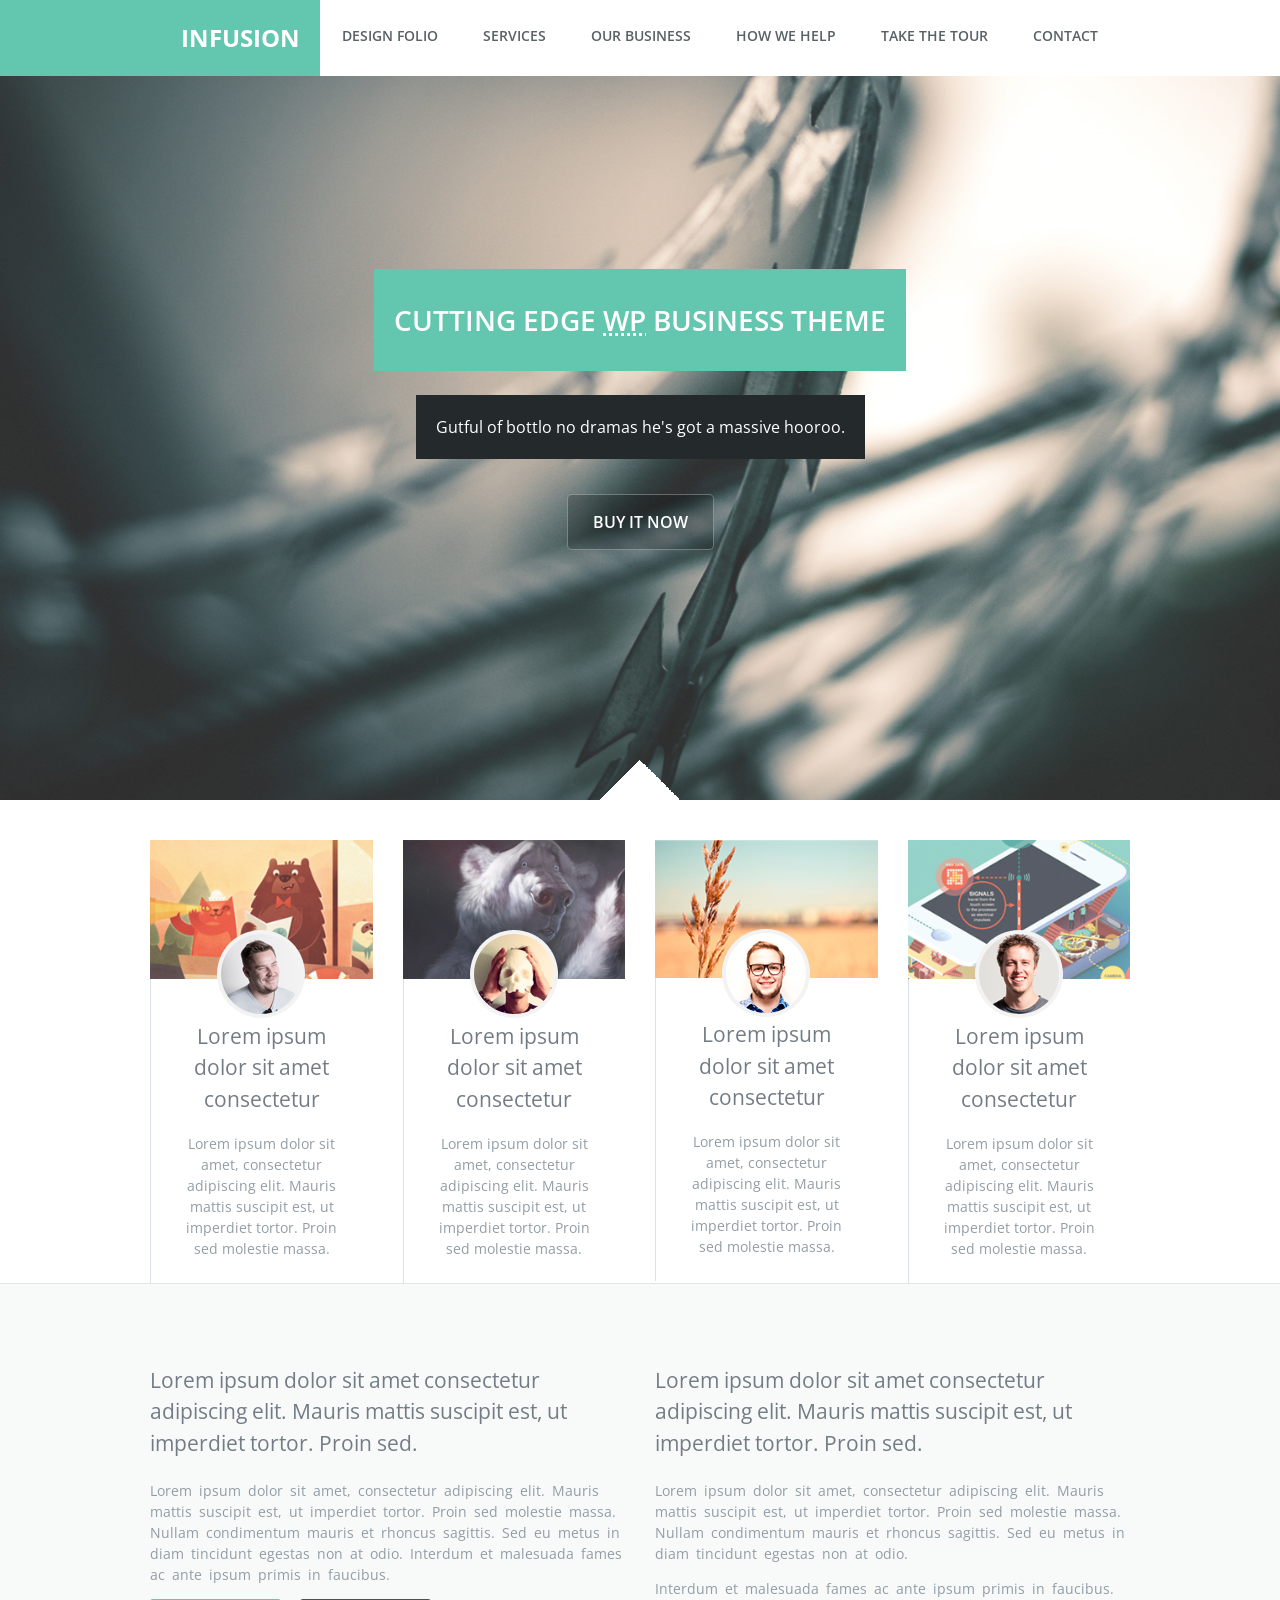
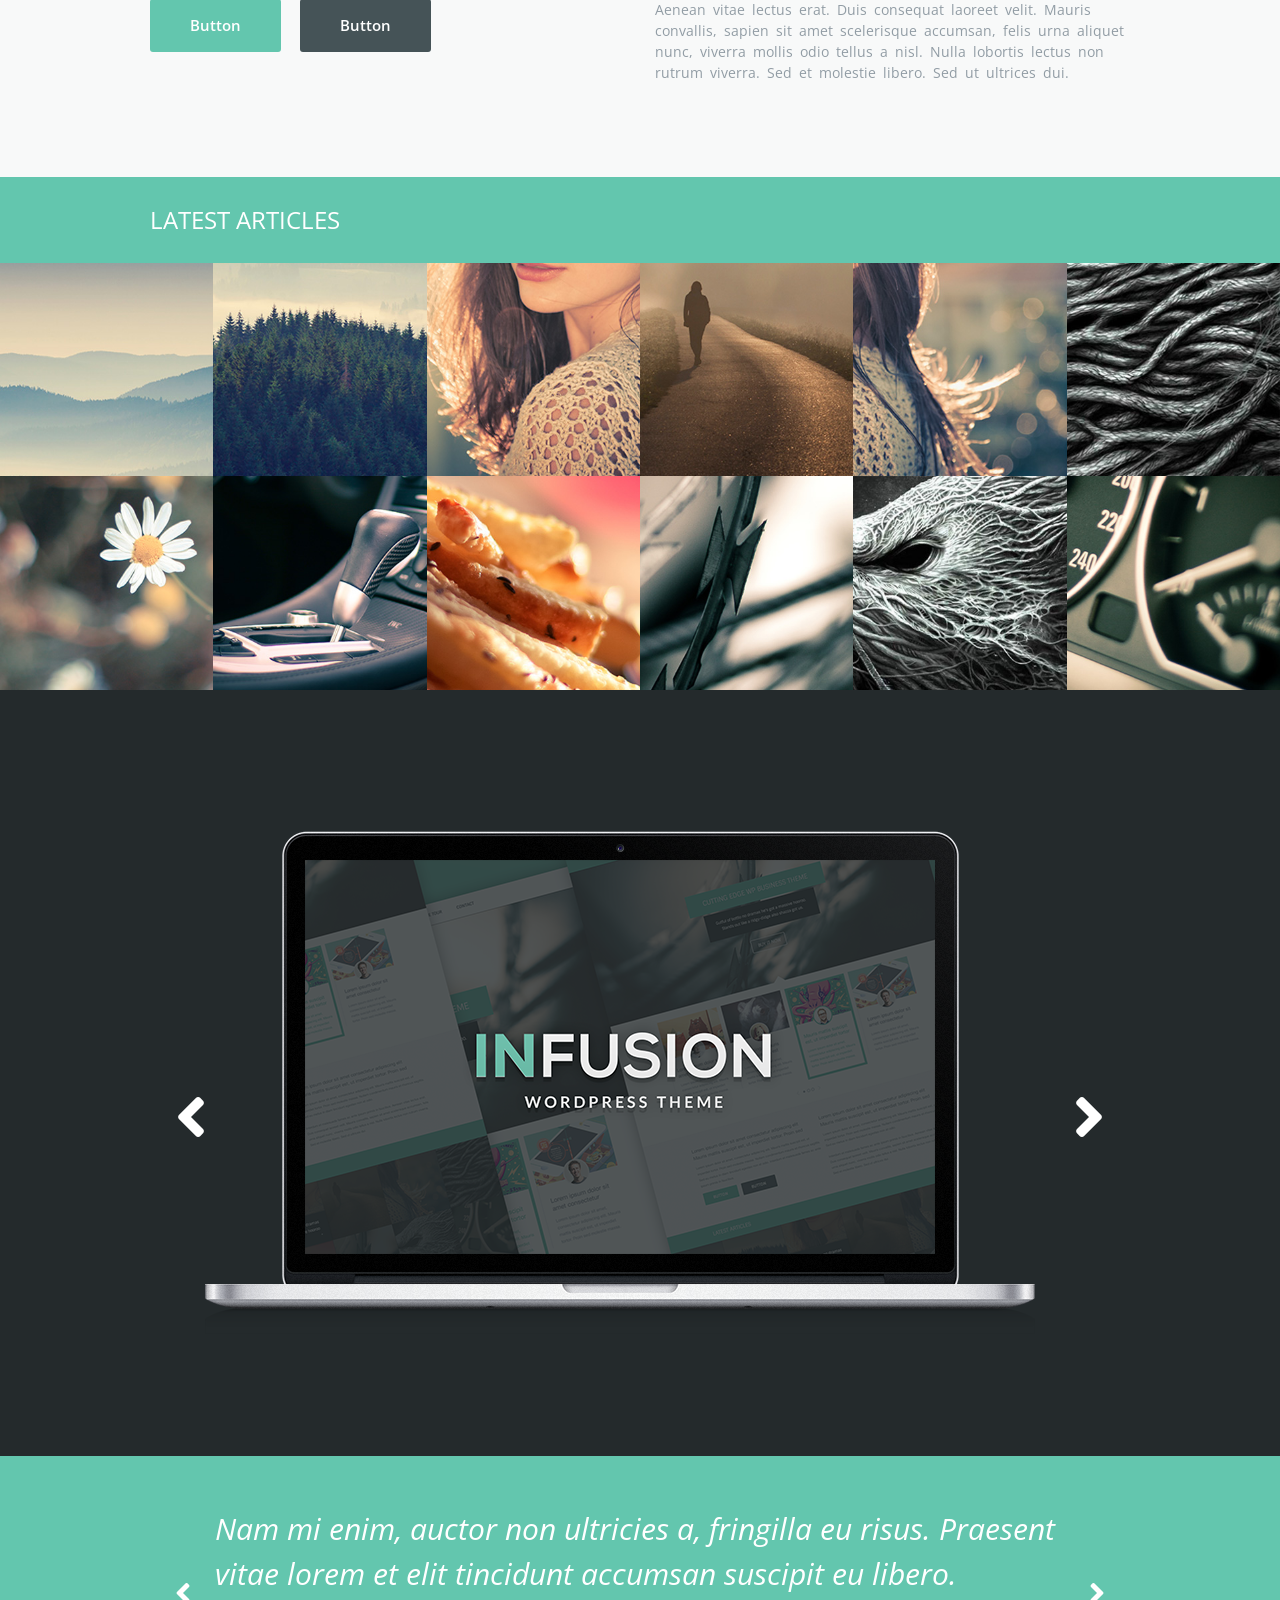
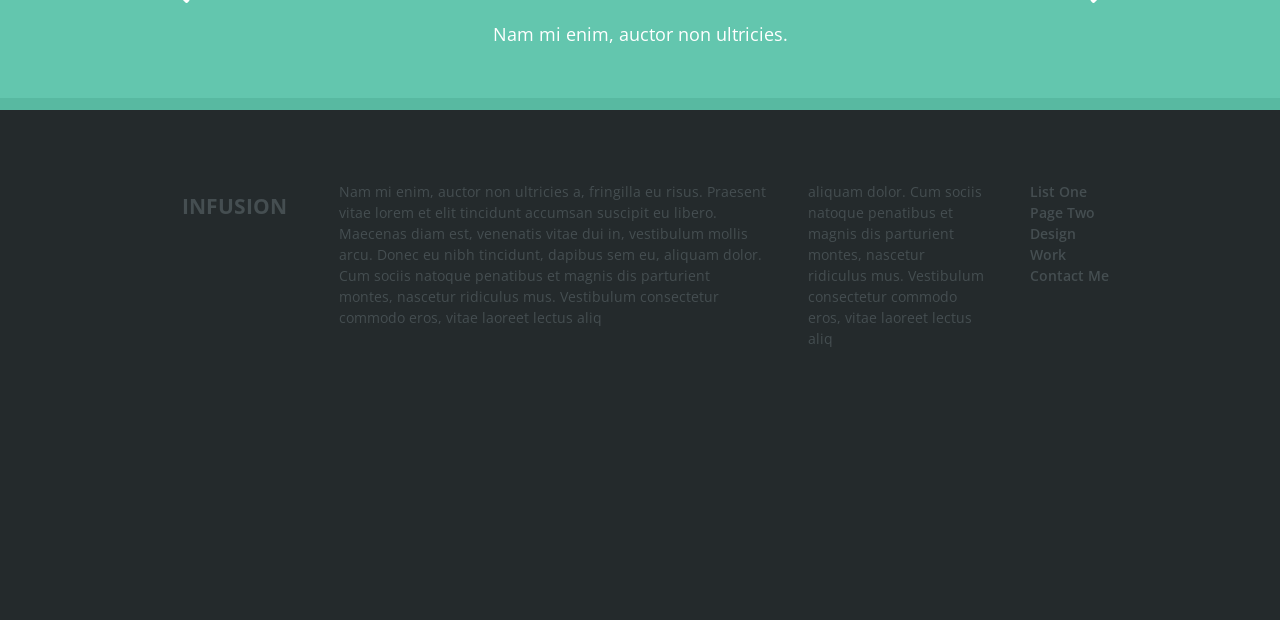
<file: 05-infusion-fundamentals/index.html>
<!doctype html>
<html lang="pt-br">
    <head>
        <title> Infusion </title>
        <meta charset="utf-8">
        <meta name="viewport" content="width=device-width, initial-scale=1">  
        <meta name="author" content="Arthur Monteiro">
        <meta name="description" content="page developed in the couse of HTML, CSS and JS">
        <meta name="keywords" content="html5, css, js">

        <link rel="stylesheet" href="https://use.fontawesome.com/releases/v5.2.0/css/all.css" integrity="sha384-hWVjflwFxL6sNzntih27bfxkr27PmbbK/iSvJ+a4+0owXq79v+lsFkW54bOGbiDQ" crossorigin="anonymous">
        <!-- Fonts -->
        <link href='http://fonts.googleapis.com/css?family=Sintony:400,700' rel='stylesheet' type='text/css'>
        <link href='http://fonts.googleapis.com/css?family=Open+Sans:400,600,700' rel='stylesheet' type='text/css'>
        
      <link rel="stylesheet" href="./style/normalize.css">
      <link rel="stylesheet" href="./style/main.css">
      
    </head>
    <body class="no-js">
        
        <header class="header">
          <a href="index.html" class="logo-text">Infusion</a>
          
          <button style="display: none;" class="header__btnMenu"><i class="fas fa-bars fa-2x"></i><span class="sr-only">Menu</span></button>
          
          <nav class="header__nav">
            <ul>
              <li><a href="#">design folio</a></li>
              <li><a href="#">services</a></li>
              <li><a href="#">our business</a></li>
              <li><a href="#">how we help</a></li>
              <li><a href="#">take the tour</a></li>
              <li><a href="#">contact</a></li>
            </ul>
          </nav>
        </header>
        
        <section class="hero">            
          <h1 class="hero__title">
            Cutting edge <abbr title="Wordpress">WP</abbr> business theme
          </h1>
          <p class="hero__text">Gutful of bottlo no dramas he's got a massive hooroo.</p>
          <a href="#" class="hero__btn">Buy it now</a>                      
        </section>

        <div class="container">
          <section class="people-cards">
            <article class="people-cards__card">               

              <img src="img/c01.jpg" alt="Carousel Img" class="people-cards__img">
              
              <div class="people-cards__avatar">
                <img src="img/teamsprite_01.png" alt="Carousel Img">
              </div>
              <div class="people-cards__content">
                <h2 class="people-cards__title">Lorem ipsum dolor sit amet consectetur</h2>
                <p class="people-cards__text">Lorem ipsum dolor sit amet, consectetur adipiscing elit. Mauris mattis suscipit est, ut imperdiet tortor. Proin sed molestie massa.</p>
              </div>
            </article>
            
            <article class="people-cards__card">               

              <img src="img/c02.jpg" alt="Carousel Img" class="people-cards__img">
              
              <div class="people-cards__avatar">
                <img src="img/teamsprite_02.png" alt="Carousel Img">
              </div>
              <div class="people-cards__content">
                <h2 class="people-cards__title">Lorem ipsum dolor sit amet consectetur</h2>
                <p class="people-cards__text">Lorem ipsum dolor sit amet, consectetur adipiscing elit. Mauris mattis suscipit est, ut imperdiet tortor. Proin sed molestie massa.</p>
              </div>
            </article>
            
            <article class="people-cards__card">               

              <img src="img/c03.jpg" alt="Carousel Img" class="people-cards__img">
              
              <div class="people-cards__avatar">
                <img src="img/teamsprite_03.png" alt="Carousel Img">
              </div>
              <div class="people-cards__content">
                <h2 class="people-cards__title">Lorem ipsum dolor sit amet consectetur</h2>
                <p class="people-cards__text">Lorem ipsum dolor sit amet, consectetur adipiscing elit. Mauris mattis suscipit est, ut imperdiet tortor. Proin sed molestie massa.</p>
              </div>
            </article>

            <article class="people-cards__card">               

              <img src="img/c04.jpg" alt="Carousel Img" class="people-cards__img">
              
              <div class="people-cards__avatar">
                <img src="img/teamsprite_04.png" alt="Carousel Img">
              </div>
              <div class="people-cards__content">
                <h2 class="people-cards__title">Lorem ipsum dolor sit amet consectetur</h2>
                <p class="people-cards__text">Lorem ipsum dolor sit amet, consectetur adipiscing elit. Mauris mattis suscipit est, ut imperdiet tortor. Proin sed molestie massa.</p>
              </div>
            </article>
            
          </section>
        </div>

        <section class="content">
            <div class="container">
            
            <article>
              <h3>Lorem ipsum dolor sit amet consectetur adipiscing elit. Mauris mattis suscipit est, ut imperdiet tortor. Proin sed.</h3>
              <p>Lorem ipsum dolor sit amet, consectetur adipiscing elit. Mauris mattis suscipit est, ut imperdiet tortor. Proin sed molestie massa. Nullam condimentum mauris et rhoncus sagittis. Sed eu metus in diam tincidunt egestas non at odio. Interdum et malesuada fames ac ante ipsum primis in faucibus.</p>            
              <a href="#" class="button button-primary">Button</a>
              <a href="#" class="button button-secundary">Button</a>
            </article>

            <article>
              <h3>Lorem ipsum dolor sit amet consectetur adipiscing elit. Mauris mattis suscipit est, ut imperdiet tortor. Proin sed.</h3>
              <p>Lorem ipsum dolor sit amet, consectetur adipiscing elit. Mauris mattis suscipit est, ut imperdiet tortor. Proin sed molestie massa. Nullam condimentum mauris et rhoncus sagittis. Sed eu metus in diam tincidunt egestas non at odio.</p>
              <p>Interdum et malesuada fames ac ante ipsum primis in faucibus. Aenean vitae lectus erat. Duis consequat laoreet velit. Mauris convallis, sapien sit amet scelerisque accumsan, felis urna aliquet nunc, viverra mollis odio tellus a nisl. Nulla lobortis lectus non rutrum viverra. Sed et molestie libero. Sed ut ultrices dui.</p>
            </article>  
            
          </div>
        </section>

        <section class="last-articles">
          <div class="last-articles__title">
            <div class="container">
              <h2>Latest Articles</h2>
            </div>
          </div>

          <div class="last-articles__thumbs">
              <a href="#"><img src="img/articles/01.jpg" alt=""></a>
              <a href="#"><img src="img/articles/02.jpg" alt=""></a>
              <a href="#"><img src="img/articles/03.jpg" alt=""></a>
              <a href="#"><img src="img/articles/04.jpg" alt=""></a>
              <a href="#"><img src="img/articles/05.jpg" alt=""></a>
              <a href="#"><img src="img/articles/06.jpg" alt=""></a>
              <a href="#"><img src="img/articles/07.jpg" alt=""></a>
              <a href="#"><img src="img/articles/08.jpg" alt=""></a>
              <a href="#"><img src="img/articles/09.jpg" alt=""></a>
              <a href="#"><img src="img/articles/10.jpg" alt=""></a>
              <a href="#"><img src="img/articles/11.jpg" alt=""></a>
              <a href="#"><img src="img/articles/12.jpg" alt=""></a>
          </div>
        </section>

        <div class="laptop-slider">            
          <div class="slideshow">
            <figure><img alt=""  src="img/slider/slide-01.png" /></figure>
            <figure><img alt="" src="img/slider/slide-02.png" /></figure>
            <figure><img alt="" src="img/slider/slide-01.png" /></figure>
            <figure><img alt="" src="img/slider/slide-02.png" /></figure>
            <span class="prev" style="display: none;"><i class="fas fa-angle-left fa-4x"></i></span>
            <span class="next" style="display: none;"><i class="fas fa-angle-right fa-4x"></i></span>
          </div>                    
        </div>
        
        <section class="quote-container">

          <div class="quote-slideshow">
            <figure>
              <h2>Nam mi enim, auctor non ultricies a, fringilla eu risus. Praesent vitae lorem et elit tincidunt accumsan suscipit eu libero. </h2>
              <figcaption>
                Nam mi enim, auctor non ultricies.
              </figcaption>
            </figure>
            <figure>
              <h2>Lorem ipsum dolor sit amet, consectetur adipiscing elit. Mauris mattis suscipit est, ut imperdiet tortor. Proin sed molestie massa.</h2>
              <figcaption>
                Nam mi enim, auctor.
              </figcaption>
            </figure>
            <span class="prev" style="display: none;"><i class="fas fa-angle-left fa-2x"></i></span>
            <span class="next" style="display: none;"><i class="fas fa-angle-right fa-2x"></i></span>
          </div>
          
          
        </section>

        <footer class="footer">
          <div class="container">
            <h2>Infusion</h2>
          
            <p>Nam mi enim, auctor non ultricies a, fringilla eu risus. Praesent vitae lorem et elit tincidunt accumsan suscipit eu libero. Maecenas diam est, venenatis vitae dui in, vestibulum mollis arcu. Donec eu nibh tincidunt, dapibus sem eu, aliquam dolor. Cum sociis natoque penatibus et magnis dis parturient montes, nascetur ridiculus mus. Vestibulum consectetur commodo eros, vitae laoreet lectus aliq</p>

            <p>aliquam dolor. Cum sociis natoque penatibus et magnis dis parturient montes, nascetur ridiculus mus. Vestibulum consectetur commodo eros, vitae laoreet lectus aliq</p>

            <ul class="footer__links">
              <li><a href="#">List One</a></li>
              <li><a href="#">Page Two</a></li>
              <li><a href="#">Design</a></li>
              <li><a href="#">Work</a></li>
              <li><a href="#">Contact Me</a></li>
            </ul>
          </div>
        </footer>

        <script src="./js/menu.js"></script>
        <script src="./js/carousel.js"></script>
        <script src="./js/main.js"></script>
    </body>
</html>
</file>
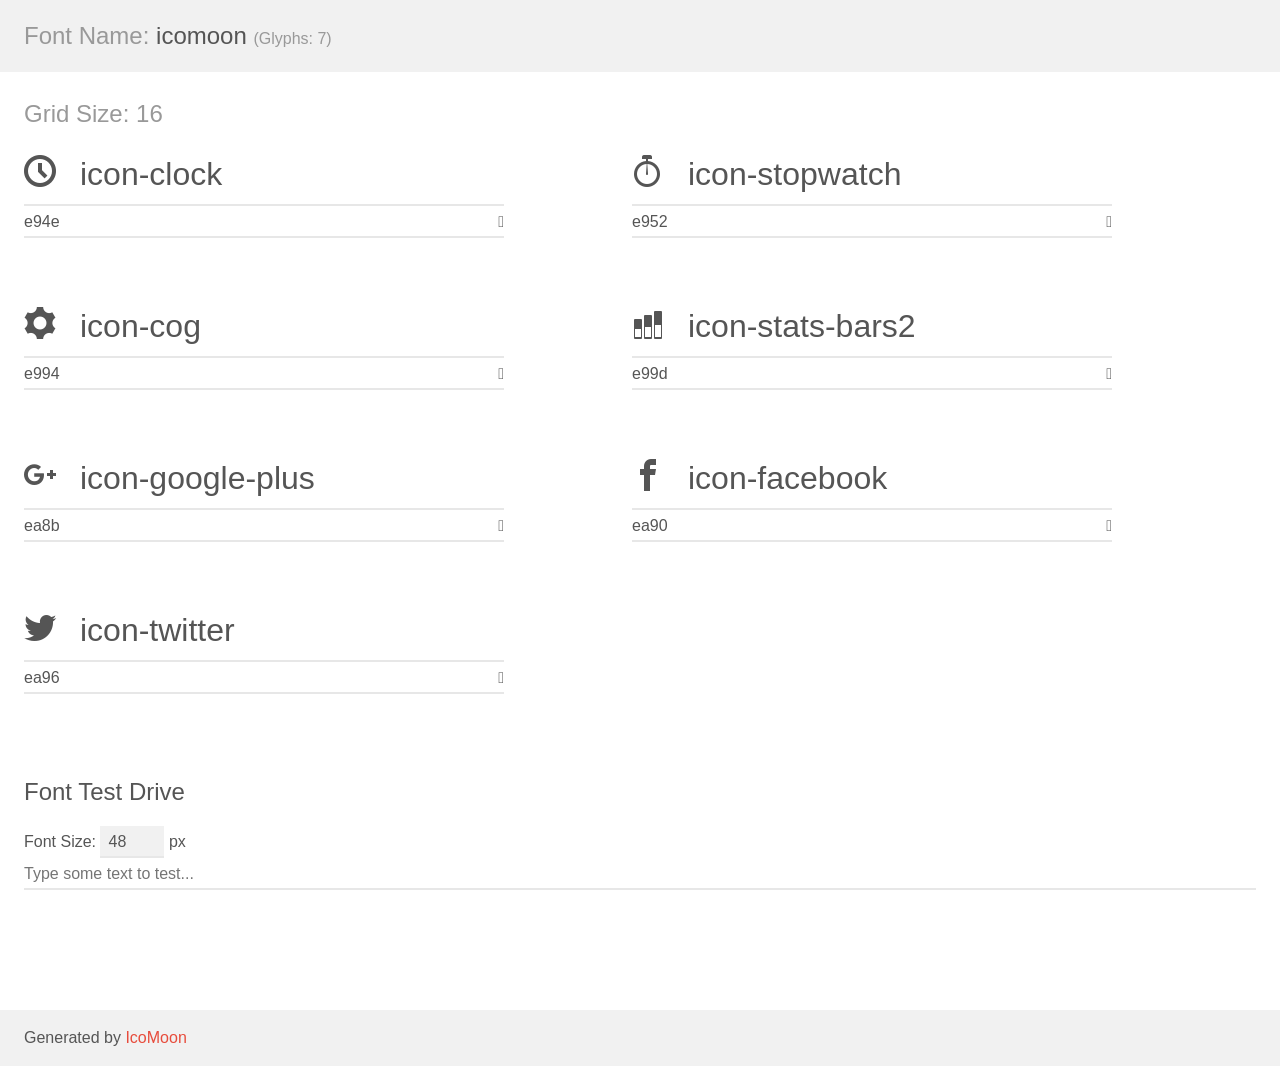
<file: 04-responsive-fundamentals/icomoon/demo.html>
<!doctype html>
<html>
<head>
    <meta charset="utf-8">
    <title>IcoMoon Demo</title>
    <meta name="description" content="An Icon Font Generated By IcoMoon.io">
    <meta name="viewport" content="width=device-width, initial-scale=1">
    <link rel="stylesheet" href="demo-files/demo.css">
    <link rel="stylesheet" href="style.css"></head>
<body>
    <div class="bgc1 clearfix">
        <h1 class="mhmm mvm"><span class="fgc1">Font Name:</span> icomoon <small class="fgc1">(Glyphs:&nbsp;7)</small></h1>
    </div>
    <div class="clearfix mhl ptl">
        <h1 class="mvm mtn fgc1">Grid Size: 16</h1>
        <div class="glyph fs1">
            <div class="clearfix bshadow0 pbs">
                <span class="icon-clock">
                
                </span>
                <span class="mls"> icon-clock</span>
            </div>
            <fieldset class="fs0 size1of1 clearfix hidden-false">
                <input type="text" readonly value="e94e" class="unit size1of2" />
                <input type="text" maxlength="1" readonly value="&#xe94e;" class="unitRight size1of2 talign-right" />
            </fieldset>
            <div class="fs0 bshadow0 clearfix hidden-true">
                <span class="unit pvs fgc1">liga: </span>
                <input type="text" readonly value="clock, time2" class="liga unitRight" />
            </div>
        </div>
        <div class="glyph fs1">
            <div class="clearfix bshadow0 pbs">
                <span class="icon-stopwatch">
                
                </span>
                <span class="mls"> icon-stopwatch</span>
            </div>
            <fieldset class="fs0 size1of1 clearfix hidden-false">
                <input type="text" readonly value="e952" class="unit size1of2" />
                <input type="text" maxlength="1" readonly value="&#xe952;" class="unitRight size1of2 talign-right" />
            </fieldset>
            <div class="fs0 bshadow0 clearfix hidden-true">
                <span class="unit pvs fgc1">liga: </span>
                <input type="text" readonly value="stopwatch, time5" class="liga unitRight" />
            </div>
        </div>
        <div class="glyph fs1">
            <div class="clearfix bshadow0 pbs">
                <span class="icon-cog">
                
                </span>
                <span class="mls"> icon-cog</span>
            </div>
            <fieldset class="fs0 size1of1 clearfix hidden-false">
                <input type="text" readonly value="e994" class="unit size1of2" />
                <input type="text" maxlength="1" readonly value="&#xe994;" class="unitRight size1of2 talign-right" />
            </fieldset>
            <div class="fs0 bshadow0 clearfix hidden-true">
                <span class="unit pvs fgc1">liga: </span>
                <input type="text" readonly value="cog, gear" class="liga unitRight" />
            </div>
        </div>
        <div class="glyph fs1">
            <div class="clearfix bshadow0 pbs">
                <span class="icon-stats-bars2">
                
                </span>
                <span class="mls"> icon-stats-bars2</span>
            </div>
            <fieldset class="fs0 size1of1 clearfix hidden-false">
                <input type="text" readonly value="e99d" class="unit size1of2" />
                <input type="text" maxlength="1" readonly value="&#xe99d;" class="unitRight size1of2 talign-right" />
            </fieldset>
            <div class="fs0 bshadow0 clearfix hidden-true">
                <span class="unit pvs fgc1">liga: </span>
                <input type="text" readonly value="stats-bars2, stats4" class="liga unitRight" />
            </div>
        </div>
        <div class="glyph fs1">
            <div class="clearfix bshadow0 pbs">
                <span class="icon-google-plus">
                
                </span>
                <span class="mls"> icon-google-plus</span>
            </div>
            <fieldset class="fs0 size1of1 clearfix hidden-false">
                <input type="text" readonly value="ea8b" class="unit size1of2" />
                <input type="text" maxlength="1" readonly value="&#xea8b;" class="unitRight size1of2 talign-right" />
            </fieldset>
            <div class="fs0 bshadow0 clearfix hidden-true">
                <span class="unit pvs fgc1">liga: </span>
                <input type="text" readonly value="google-plus, brand5" class="liga unitRight" />
            </div>
        </div>
        <div class="glyph fs1">
            <div class="clearfix bshadow0 pbs">
                <span class="icon-facebook">
                
                </span>
                <span class="mls"> icon-facebook</span>
            </div>
            <fieldset class="fs0 size1of1 clearfix hidden-false">
                <input type="text" readonly value="ea90" class="unit size1of2" />
                <input type="text" maxlength="1" readonly value="&#xea90;" class="unitRight size1of2 talign-right" />
            </fieldset>
            <div class="fs0 bshadow0 clearfix hidden-true">
                <span class="unit pvs fgc1">liga: </span>
                <input type="text" readonly value="facebook, brand10" class="liga unitRight" />
            </div>
        </div>
        <div class="glyph fs1">
            <div class="clearfix bshadow0 pbs">
                <span class="icon-twitter">
                
                </span>
                <span class="mls"> icon-twitter</span>
            </div>
            <fieldset class="fs0 size1of1 clearfix hidden-false">
                <input type="text" readonly value="ea96" class="unit size1of2" />
                <input type="text" maxlength="1" readonly value="&#xea96;" class="unitRight size1of2 talign-right" />
            </fieldset>
            <div class="fs0 bshadow0 clearfix hidden-true">
                <span class="unit pvs fgc1">liga: </span>
                <input type="text" readonly value="twitter, brand16" class="liga unitRight" />
            </div>
        </div>
    </div>

    <!--[if gt IE 8]><!-->
    <div class="mhl clearfix mbl">
        <h1>Font Test Drive</h1>
        <label>
            Font Size: <input id="fontSize" type="number" class="textbox0 mbm"
            min="8" value="48" />
            px
        </label>
        <input id="testText" type="text" class="phl size1of1 mvl"
        placeholder="Type some text to test..." value=""/>
        <div id="testDrive" class="icon-">&nbsp;
        </div>
    </div>
    <!--<![endif]-->
    <div class="bgc1 clearfix">
        <p class="mhl">Generated by <a href="https://icomoon.io/app">IcoMoon</a></p>
    </div>

    <script src="demo-files/demo.js"></script>
</body>
</html>
</file>
<file: 01-html-css-fundamentals/css/style.css>
body {
    font-family: arial, sans-serif;
    background-color: #ccc;
    margin: 0;
}

.hero {
    background-image: url(./../imagens/bg-3.jpg);
    /* Pego do video */
    background-position: right center;
    background-size: cover;
    height: 500px;
    border-top: 1px solid transparent;
}

.hero-content {
    text-align: center;
    color: white;
    /* Pego do video */
    margin-top: 150px;
}

.hero-content h1 {
    text-transform: uppercase;
    /* Pego do video */
    font-size: 46px;
    text-shadow: 3px 3px 3px #333;

}

.hero-content p {
    margin: auto;
    padding: 10px;
    border-bottom: 2px solid white;
    /* Pego do video */
    background: rgb(0,0,0, .6);
    display: inline-block;
}

.hero nav ul {
    text-align: right;
    margin: 20px 50px 0 0;
}

.hero nav li {
    display: inline-block;
    border: 2px solid white;
    margin-left: 10px;
}

.hero nav a {
    /* Pego do video */
    background: rgba(0,0,0, 0.3);
    display: block;
    padding: 15px;
    color: white;
    text-decoration: none;
    text-transform: uppercase;
    font-size: 12px;
    letter-spacing: 2px;
}

.hero nav a:hover {
    background: rgba(0,0,0, 0.5);
}

main {
    /* Pego do video */
    width: 80%;
    margin: auto;
}

.content-header {
    background-color: #eee;
    padding: 10px;
    border-bottom: 3px solid #ccc;
}

.content-header h2 {
    margin: 0;
}

.content-section {
    background-color: white;
    /* Pego do video */
    padding: 15px;
    margin-top: 15px;
    overflow: auto;
}

.card {
    width: 32%;
    box-sizing: border-box;
    float: left;
}

.card_01, .card_02 {
    margin-right: 2%;
}

.card img {
    width: 100%;
    display: block;
}

.card p {
    background-color: #393535;
    color: white;
    margin: 0;
    padding: 15px;
    text-transform: uppercase;
    text-align: center;
    letter-spacing: 2px;
}

footer {
    background-color: #6b6c68;
    color: white;
    text-align: center;
    text-shadow: 2px 2px 2px #333;
    /* Pego do video */
    font-size: 14px;
    height: 80px;
    line-height: 80px;
}
</file>
<file: 02-fashion-fundamentals/css/style.css>
body {
    font-family: tahoma, arial, sans-serif;
    margin: 0;
    padding: 0;
}

#principal {
    width: 1024px;
    margin: 20px auto;
}

.header-topo {
    height: 50px;
    background-color: #162028;
    position: relative;
}

.logotipo {
    margin: 5px 0 0 150px;
}

.header-nav {
    position: absolute;
    top: 0;
    right: 0;
    height: 100%;
}

.header-nav ul {
    margin: 0;
    padding: 0;
}

.header-nav li {
    display: inline-block;
    margin: 0 15px 0 0;
    padding: 15px;
}

.header-nav a {
    color: #425564;
    text-decoration: none;  
    letter-spacing: 5px;
    text-transform: uppercase;
    font-size: 12px;
    box-sizing: border-box;
    transition: color 0.5s linear;
}

.header-nav a:hover {
    color: white;
}

.portfolio {
    padding: 50px 100px;
    text-align: center;
}

.portfolio h1 {
    font-size: 36px;
    color: #252525;
}

.portfolio p {
    font-size: 16px;
    line-height: 2;
    color: #555;
}

.gallery {
    padding: 0 100px 50px 100px;
    color: #555;
    overflow: auto;
}

.gallery-card {
    width: 32%;
    float: left;
    text-align: center;
}

.gallery-title {
    text-transform: uppercase;
    letter-spacing: 4px;
    font-size: 16px;
    font-weight: bold;
}

.about {
    background-color: #003d52;
    padding: 100px;
    color: white;
    background-image: url(./../imagens/bg_detalhe.png);
    background-repeat: no-repeat;
    background-position: right bottom;
}

.about h2 {
    text-transform: uppercase;
    font-size: 50px;
    font-weight: normal;
}

.about p {
    line-height: 1.5;
    width: 70%;
}

#contact {
    margin: 50px 0;
}

#contact address {
    color: #143f52;
    font-size: 26px;
    font-style: normal;
    font-weight: bold;
    text-transform: uppercase;
    text-align: center;
}

.maps {
    width: 100%;
    height: 450px;
    margin: 15px 0;
    text-align: center;
}

.maps iframe {
    width: 100%;
}

footer {
    text-align: center;
    background-color: #0b171f;
    padding: 25px;
    font-size: 12px;
    color: #6f8597;
    letter-spacing: 5px;
}
</file>
<file: 03-strata-fundamentals/css/estilo.css>
body{
    font-family: 'Source Sans Pro', sans-serif;
    color: #666;
    line-height: 1.7;
}

a {
    transition: color .2s linear, border .2s linear;
    text-decoration: none;
    border-bottom: 1px dotted;
    color: #49bf9d;
}

a:hover {
    border-bottom-color: transparent;
}

p {
    margin: 0, 0, 2em;
}

img {
    max-width: 100%;
    border-radius: 10px;
}

h1, h2, h3, h4, h5, h6 {
    color: #787878;
    font-weight: normal;
    margin: 1em 0;
}

h1 {
    font-size: 36px;
}

h2 {
    font-size: 30px;
}

h3 {
    font-size: 26px;
}

h4 {
    font-size: 22px;
}

h5 {
    font-size: 18px;
}

h6 {
    font-size: 15px;
}

sub, sup {
    font-size: 12px;
}

blockquote {
    border-left: 5px solid #efefef;
    margin: 2em 0;
    padding: .5em 0 .5em 1.5em;
}

blockquote p {
    margin-bottom: .5em;
}

blockquote p:last-child{ 
    margin-bottom: 0;   
}

code {
    background-color: #f7f7f7;
    border-radius: .35em;
    border: 2px solid #efefef;
    font-size: .9em;
    padding: 0.25em 0.65em;
    font-family: "courier New", monospace;
    color: #929292;
}

pre code {
    display: block;
}

ol, ul {
    margin: 0;
    padding: 0;
    padding-left: 1.1em;
}

li {
    padding-left: .5em;
}

input, label, textarea, select {
    display: inline-block;
    width: 100%;
    box-sizing: border-box;
}

input, textarea, select {
    background-color: #ccc;
    padding: 15px;
    margin-bottom: 15px;
    border-radius: 5px;
    border: 3px solid transparent;
}

input[type="radio"], input[type="checkbox"] {
    width: auto;
    margin: 5px;
}

input:focus, textarea:focus {
    outline: none;
    border: 3px solid #49bf9d;  
}

textarea {
    height: 10em;
}

.ul-alternate {
    list-style-type: none;
    padding-left: 0;
}

.ul-alternate li {
    border-bottom: 2px solid #d8d8d8;
    padding-left: 0;
    margin-right: 5px;
}

.ul-alternate li:last-child {
    border: 0;
}

.ul-icons {
    padding-left: 0;
    list-style-type: none;
}

.ul-icons li {
    display: inline-block;
    font-size: 2em;
    color: #49bf9d;
}

.button-default{
    background-color: #49bf9d;
    border: 3px solid #49bf9d;
    color: white;
    padding: .75em 1.5em;
    border-radius: 5px;
    font-size: .8em;
    display: inline-block;
    width: auto;
    transition: all .5s;
    cursor: pointer;
}

.button-default:hover {
    background-color: #5ddeb9;
    border-color: transparent;
}

.button-default-stroke {
    background-color: white;
    border-color: #efefef;
    color: inherit;
}

.button-default-stroke:hover {
    color: #49bf9d;
    border-color: #49bf9d;
    background-color: white;
}

.button-default-small{
    font-size: .65em;
}

.button-default-big {
    font-size: 1em;
}

.button-default-full{
    display: block;
    text-align: center;
}

.img-link {
    border: 0;
}

.table {
    width: 100%;
    margin: 0, 0, 2em, 0;
    border-collapse: collapse;
    text-align: left;
}

.table td {
    padding: .75em;
}

.table th {
    background-color: #ccc;
    padding: .75em;
}

.table tbody tr td {
    border-bottom: 1px solic #ccc;
}

.table tbody tr:first-child td {
    border-top: 2px solid #666;
}

.table tbody tr:last-child td {
    border-bottom: 2px solid #666;
}

.table tbody tr:nth-child(even) td {
    background-color: #eee;
}

.table-alternate tbody td, .table-alternate tbody tr:first-child td, .table-alternate tbody tr:last-child td {
    border: 1px solid #ddd;
}

.main-header {
    position: fixed;
    top: 0;
    left: 0;
    height: 100%;
    width: 35%;
    padding: 102px 56px 72px;
    box-sizing: border-box;
    background-image: url(./../images/overlay.png), url(./../images/bg.jpg);
    background-position: left top;
    background-size: auto, cover;   
    text-align: right;
}

.main-header-title {
    font-size: 22px;
    line-height: 1.5;
    color: rgba(255, 255, 255, .5);
    font-weight: normal;
}

.main-header-title strong {
    color: white;
    font-weight: normal;
}

.main-header-link {
    color: inherit;
} 

.main-header-link:hover {
    color: #49bf9d;
}

.main-header-link img {
    border-radius: 50%;
    overflow: hidden;
}

.recent-works-card img {
    overflow: hidden;
}

.main-content {
    width: 65%;
    margin-left: 35%;
    padding: 102px 56px 72px;
    box-sizing: border-box;
}

.main-footer {
    position: fixed;
    bottom: 0;
    left: 0;
    width: 35%;
    padding: 0 56px 72px 0px;
    box-sizing: border-box;
    text-align: right;
}

.main-footer a{
    color: rgba(255, 255, 255, 0.4);    
    text-decoration: none;
}

.main-footer a:hover {
    color: #49bf9d;   
}

.main-footer .ul-icons a {
    font-size: .75em;   
    border-bottom: none;
}

.copyright li {
    display: inline-block;
    border-left: solid 1px rgba(255, 255, 255, 0.25);
    padding: 0 .75em;
    line-height: 1;
    font-size: .8em;
}

.copyright li:first-child {
    border-left: 0;
}

.copyright li:last-child {
    padding-right: 0;
}

.gallery-img img {
    width: 100%;
}

.gallery-thumb img, .gallery-img img {
    margin-bottom: 2%;
    display: inline-block;
}

.img-left, .img-right {
    max-width: 100%;
}

.img-left {
    float: left;
    margin-right: 10px;
}

.img-right {
    float: right;
    margin-left: 10px;
}

.row {
    overflow: auto;
}

.col-2 {
    width: 48.5%;
    float: left;
}

.col-2:first-child {
    margin-right: 1.5%;
}

.col-2:last-child {
    margin-left: 1.5%;
}

.col-2-3 {
    width: 65%;
    float: left;
}

.col-1-3 {
    width: 32%;
    float: left;
}

.col-1-3:nth-child(3n-2) {
    margin-right: 2%;
}

.col-1-3:nth-child(3n) {
    margin-left: 2%;
}

.col-2-3 + .col-1-3, .col-1-3 + .col-2-3 {
    margin-left: 3%;
}
</file>
<file: 04-responsive-fundamentals/icomoon/style.css>
@font-face {
  font-family: 'icomoon';
  src:  url('fonts/icomoon.eot?m5in66');
  src:  url('fonts/icomoon.eot?m5in66#iefix') format('embedded-opentype'),
    url('fonts/icomoon.ttf?m5in66') format('truetype'),
    url('fonts/icomoon.woff?m5in66') format('woff'),
    url('fonts/icomoon.svg?m5in66#icomoon') format('svg');
  font-weight: normal;
  font-style: normal;
}

[class^="icon-"], [class*=" icon-"] {
  /* use !important to prevent issues with browser extensions that change fonts */
  font-family: 'icomoon' !important;
  speak: none;
  font-style: normal;
  font-weight: normal;
  font-variant: normal;
  text-transform: none;
  line-height: 1;

  /* Better Font Rendering =========== */
  -webkit-font-smoothing: antialiased;
  -moz-osx-font-smoothing: grayscale;
}

.icon-clock:before {
  content: "\e94e";
}
.icon-stopwatch:before {
  content: "\e952";
}
.icon-cog:before {
  content: "\e994";
}
.icon-stats-bars2:before {
  content: "\e99d";
}
.icon-google-plus:before {
  content: "\ea8b";
}
.icon-facebook:before {
  content: "\ea90";
}
.icon-twitter:before {
  content: "\ea96";
}
</file>
<file: 04-responsive-fundamentals/css/main.css>
@charset "UTF-8";

html {
    font-family: sans-serif;
}

h1, h2, h3, h4, h5, h6 {
    font-family: "Oxygen";
}

.clearfix::after, .row::after {
    content: "";
    display: block;
    clear: both;
}

.maxwidth {
    max-width: 1024px;
    margin: 0 auto;
}

.button {
    width: 5.5em;
    display: inline-block;
    padding: .75em 2.25em;
    background-color: #58c4c4;
    border-radius: 5px;
    color: white;
    text-decoration: none;
    text-align: center;
}

.button:hover {
    background-color: #37a0a0;
}

.icon-play {
    height: 5em;
    display: none;
}

.icon-play img {
    max-width: 100%;
    max-height: 100%;
}

.top-header {
    text-align: center;
}

.top-header-logo {
    margin: .5em;   
}

.top-nav {
    background-color: #612674;
    text-align: center;
}

.top-nav ul {
    margin: 0;
    padding: 0;
}

.top-nav a {
    color: white;
    text-decoration: none;
    display: block;
    padding: 1em;
}

.top-nav a:hover {
    background-color: #7c3792;
}

.top-content {
    padding: 1em;
    text-align: center;
    background-color: #f6f6f6;
}

.top-content-title {
    color: #612674;
    font-size: 1.375em;
    margin: 1.375em;
}

.top-content-subtitle {
    color: #a87bb7;
    font-size: 1em;
    line-height: 1.5;
}

.middle-content {
    padding: 2em;
    background-color: #f6f6f6;
    text-align: center;
}

.middle-content-title {
    font-size: 1.25em;
    color: #652e78;
    text-transform: uppercase;
}

.middle-content p {
    line-height: 1.5;
    color: #222;
}

.middle-content span[class^=icon] {
    font-size: 3.25em;
    color: #652e78;
}

.main-content {
    padding: 2em;
}

.main-content p {
    line-height: 1.2;
}

.main-content-article {
    margin-bottom: 3.5em;
}

.main-content-title {
    font-size: 1.25em;
    color: #652e78;
    text-transform: uppercase;
    letter-spacing: .2em;
    font-weight: normal;
}

.hidden {
    width: 0;
    height: 0;
    opacity: 0;
    overflow: hidden;
    display: block;
}

.footer {
    background-color: #25303e;
    color: #83969f;
    text-align: center;
    padding-bottom: 2em;
}

.footer-menushare {
    background-color: #303d4c;
    padding: .5em;
}

.footer-menushare li {
    display: inline-block;
    margin: 0 1em;
}

.footer-menushare a {
    font-size: 1.1em;
    text-decoration: none;
    color: white;
}

@media screen and (min-width: 48.75em) {
    .top-header-logo {
        float: left;
    }

    .icon-play {
        display: block;
    }

    .top-nav {
        background-color: transparent;
        float: right;
        margin-top: 30px;
    }

    .top-nav ul {
        margin-top: 0;
        padding: 0;
    }

    .top-nav li {
        display: inline-block;
    }

    .top-nav a {
        color: #713a84;
        font-weight: bold;
    }

    .top-nav a:hover {
        background-color: #e7d9fc;
    }

    .top-content {
        background-color: #521a66;
    }

    .top-content-title, .top-content-subtitle {
        color: white;
    }

    /* GRID */
    .col-1-4 {
        width: 44%;
        margin: 3%;
        float: left;
    }

    .main-content-article .button {
        float: right;
    }
}

@media screen and (min-width: 62.5em) {
    .top-content {
        background: #521a66 url(./../images/bg_topo_1198x670.jpg);
        background-position: center bottom;
        height: 20em;
        padding-top: 17em;
    }
}

@media screen and (min-width: 74em) {

    .top-content {
        background-image: url(./../images/bg_topo_1600x1374.jpg);
        padding: 19em 20em 10em;
        background-position: center top;
    } 

    .icon-play {
        height: 7em;
    }

    .col-1-4 {
        width: 23%;
        margin: 1%;
    }

    .col-1-2 {
        width: 48%;
        margin: 1%;
        float: left;
    }

    .main-content-article .button {
        float: none;
    }
}
</file>
<file: 05-infusion-fundamentals/style/main.css>
body {
    margin: 0;
    font-family: 'Open Sans', sans-serif;
    line-height: 1.5;
}

img {
    max-width: 100%;
}

.container {
    margin-right: auto;
    margin-left: auto;
    padding-left: 1em;
    padding-right: 1em;
    max-width: 980px;
}

.header {
    width: 100%;
    background-color: #fff;
}

.js .header {
    position: fixed;
    z-index: 10;
    width: 100%;
}

.logo-text {
    display: block;
    float: left;
    margin: 0;
    padding: 20px;
    background-color: #63c6ae;
    text-align: right;
    text-decoration: none;
    text-transform: uppercase;
    font-size: 24px;
    font-weight: bold;
    color: #fff;
}

.header__btnMenu {
    float: right;
    margin: 1.5em;
    background-color: transparent;
    border: none;
    font-size: 14px;
}

.header__nav {
    clear: left;
}

.header__nav ul {
    margin: 0;
    padding: 0;
}

.header__nav li {
    list-style-type: none;
    background-color: #242a2c;
    text-align: center;
    border-bottom: 1px dotted rgba(255, 255, 255, .2);
}

.header__nav a {
    display: block;
    padding: 25px 0;
    text-decoration: none;
    font-size: 14px;
    text-transform: uppercase;
    font-weight: 600;
    color: #586165;
    transition: .5s ease;
}

.header__nav a:hover {
    color: #63c6ae;
}

.js .header__nav {
    transition: max-height 1s;
}

.js .laptop-slider {
    overflow: hidden;
    color: white;
}

.js .laptop-slider .slideshow, 
.js .quote-slideshow {
    position: relative;
    width: 100%;
    margin: auto;
    max-width: 950px;
}

.js .quote-slideshow {
    box-sizing: border-box;
    padding: 0 50px;
    color: white;
}

.js .quote-slideshow figure h2 {
    margin-top: 0;
}

.js .laptop-slider figure, 
.js .quote-slideshow figure {
    position: absolute;
    top: 0;
    left: 0;
    width: 100%;
    opacity: 0;
    transition: opacity 1s;
}

.js .quote-slideshow figure {
    left: 50px;
    right: 50px;
    box-sizing: border-box;
    margin: 0;
}

.js .laptop-slider figure.show,
.js .quote-slideshow figure.show {
    opacity: 1;
    position: static;
}

.js .laptop-slider .prev,
.js .laptop-slider .next,
.js .quote-slideshow .prev,
.js .quote-slideshow .next {
    z-index: 3;
    position: absolute;
    top: 50%;
    cursor: pointer;
}

.js .laptop-slider .prev,
.js .quote-slideshow .prev {
    left: 10px;
}

.js .laptop-slider .next,
.js .quote-slideshow .next {
    right: 10px;
}

.hero {
    height: 80vh;
    padding: 40px 20px;
    
    background: linear-gradient(45deg, white 50%, transparent 50%) left calc(50% + 20px) bottom no-repeat, 
                linear-gradient(-45deg, white 50%, transparent 50%) left calc(50% - 20px) bottom no-repeat, 
                url(./../img/01.jpg);
    background-size: 40px 40px, 40px 40px, cover;

    display: flex;
    flex-direction: column;
    justify-content: center;
    align-items: center;
    text-align: center;
}

.hero__title {
    padding: 30px 20px;
    background-color: #63c6ae;
    text-transform: uppercase;
    font-size: 28px;
    font-weight: 600;
    color: white;
}

.hero__text {
    margin: 5px 30px 35px;
    padding: 20px;
    background-color: #242a2c;
    font-size: 16px;
    color: white;
}

.hero__btn {
    padding: 15px 25px;
    border: 1px solid rgba(255, 255, 255, .3);
    border-radius: 5px;
    background-color: rgba(0, 0, 0, .2);
    text-transform: uppercase;
    text-decoration: none;
    font-size: 16px;
    font-weight: 600;
    color: white;
}

.people-cards {
    margin-top: 2.5em;
}

.people-cards__card:hover {
    outline: 5px solid #63c6ae;
    outline-offset: -5px;
}

.people-cards__card:hover .people-cards__avatar img{
    transform: translateY(-50%);
}

.people-cards__card:hover .people-cards__title, 
.people-cards__card:hover .people-cards__text {
    color: #63c6ae;
}

.people-cards__img {
    width: 100%;
}

.people-cards__avatar {
    margin: -55px auto;
    width: 88px;
    height: 88px;
    overflow: hidden;
}

.people-cards__content {
    text-align: center;
    padding: 40px 25px 10px;
    border-left: 1px solid #dbe1e7;
}

.people-cards__title {
    color: #737c85;
    font-size: 21px;
    font-weight: normal;
}

.people-cards__text {
    color: #929da5;
    font-size: 14px;
}

.content {
    padding: 20px 0 80px;
    background-color: #f8f9f9;
    border-top: 1px solid #e3e3e3;
}

.content h3 {
    color: #737c85;
    font-size: 21px;
    padding-top: 40px;
    font-weight: 400;
}

.content p {
    color: #929da5;
    font-size: 14px;
    word-spacing: 3px;
}

.button {
    display: inline-block;
    margin-right: 15px;
    padding: 15px 40px;
    border-radius: 3px;
    text-decoration: none;
    font-size: 15px;
    font-weight: 600;
    transition: background-color .5s;
}

.button:hover {
    background-color: #929da5;
}

.button-primary {
    background-color: #63c6ae;
    color: white;
}  

.button-secundary {
    background-color: #455357;
    color: white;
}

.last-articles__title {
    padding: 5px 0;
    background-color: #63c6ae;
}

.last-articles__title h2 {
    color: white; 
    text-transform: uppercase;
    font-size: 24px;
    font-weight: 400;
}

.last-articles__thumbs {
    display: grid;

    grid-template-columns: repeat(auto-fill, minmax(250px, 1fr));
    grid-auto-rows: auto;
    grid-gap: 0;
}

.last-articles__thumbs img {
    display: block;
    width: 100%;
}

.laptop-slider {
    width: 100%;
    padding: 125px 0 100px;
    background-color: #242a2c;
    overflow: auto;
}

.slideshow {
    white-space: nowrap;
}

.slideshow figure {
    display: inline-block;
}

.quote-container {
    background-color: #63c6ae;
    padding: 50px 0;
    border-bottom: 12px solid #58b9a1;
}

.no-js .quote-slideshow figure + figure {
    margin-top: 5em;
}

.quote-slideshow h2 {
    color: white;
    font-size: 30px;
    font-weight: normal;
    font-style: italic;
}

.quote-slideshow figcaption {
    color: white;
    font-size: 18px;
    text-align: center;
}

.footer {
    background-color: #242a2c;
    padding: 50px 0 250px;
    color: #454e51;
    font-size: 14px;
}

.footer h2 {
    text-transform: uppercase;
}

.footer__links {
    padding: 15px;
}

.footer__links li {
    list-style: none;
}

.footer__links a {
    color: #454e51;
    display: block;
    font-weight: 600;
    text-decoration: none;
}

.footer__links a:hover {
    color: #63c6ae;
}

@media screen and (min-width: 1024px) {
    .header {
        position: fixed;
    }

    .logo-text {
        width: 25%;
        box-sizing: border-box;
    }

    .header__btnMenu {
        display: none;
    }

    .header__nav {
        float: left;
        width: 75%;
        clear: none;
        max-width: 800px;
    }

    .header__nav ul {
        display: flex;
        justify-content: space-around;
    }

    .header__nav li {
        border-bottom: none;
        flex-grow: 1;
    }

    .header__nav a {
        background-color: white;
    }

    .people-cards {
        display: grid;

        grid-template-columns: repeat(4, 1fr);
        grid-gap: 30px;
    }

    .content .container {
        display: grid;

        grid-template-columns: repeat(2, 1fr);
        grid-gap: 30px;
    }

    .last-articles__thumbs {
        grid-template-columns: repeat(6, 1fr);
    }

    .footer .container {
        display: flex;
    }

    .footer .container > * {
        margin: 1.5em;
    }

    .footer__links {
        padding: 0;
    }

    .footer li {
        white-space: nowrap;
    }
}
</file>
<file: 04-responsive-fundamentals/icomoon/demo-files/demo.css>
body {
  padding: 0;
  margin: 0;
  font-family: sans-serif;
  font-size: 1em;
  line-height: 1.5;
  color: #555;
  background: #fff;
}
h1 {
  font-size: 1.5em;
  font-weight: normal;
}
small {
  font-size: .66666667em;
}
a {
  color: #e74c3c;
  text-decoration: none;
}
a:hover, a:focus {
  box-shadow: 0 1px #e74c3c;
}
.bshadow0, input {
  box-shadow: inset 0 -2px #e7e7e7;
}
input:hover {
  box-shadow: inset 0 -2px #ccc;
}
input, fieldset {
  font-family: sans-serif;
  font-size: 1em;
  margin: 0;
  padding: 0;
  border: 0;
}
input {
  color: inherit;
  line-height: 1.5;
  height: 1.5em;
  padding: .25em 0;
}
input:focus {
  outline: none;
  box-shadow: inset 0 -2px #449fdb;
}
.glyph {
  font-size: 16px;
  width: 15em;
  padding-bottom: 1em;
  margin-right: 4em;
  margin-bottom: 1em;
  float: left;
  overflow: hidden;
}
.liga {
  width: 80%;
  width: calc(100% - 2.5em);
}
.talign-right {
  text-align: right;
}
.talign-center {
  text-align: center;
}
.bgc1 {
  background: #f1f1f1;
}
.fgc1 {
  color: #999;
}
.fgc0 {
  color: #000;
}
p {
  margin-top: 1em;
  margin-bottom: 1em;
}
.mvm {
  margin-top: .75em;
  margin-bottom: .75em;
}
.mtn {
  margin-top: 0;
}
.mtl, .mal {
  margin-top: 1.5em;
}
.mbl, .mal {
  margin-bottom: 1.5em;
}
.mal, .mhl {
  margin-left: 1.5em;
  margin-right: 1.5em;
}
.mhmm {
  margin-left: 1em;
  margin-right: 1em;
}
.mls {
  margin-left: .25em;
}
.ptl {
  padding-top: 1.5em;
}
.pbs, .pvs {
  padding-bottom: .25em;
}
.pvs, .pts {
  padding-top: .25em;
}
.unit {
  float: left;
}
.unitRight {
  float: right;
}
.size1of2 {
  width: 50%;
}
.size1of1 {
  width: 100%;
}
.clearfix:before, .clearfix:after {
  content: " ";
  display: table;
}
.clearfix:after {
  clear: both;
}
.hidden-true {
  display: none;
}
.textbox0 {
  width: 3em;
  background: #f1f1f1;
  padding: .25em .5em;
  line-height: 1.5;
  height: 1.5em;
}
#testDrive {
  display: block;
  padding-top: 24px;
  line-height: 1.5;
}
.fs0 {
  font-size: 16px;
}
.fs1 {
  font-size: 32px;
}
</file>
